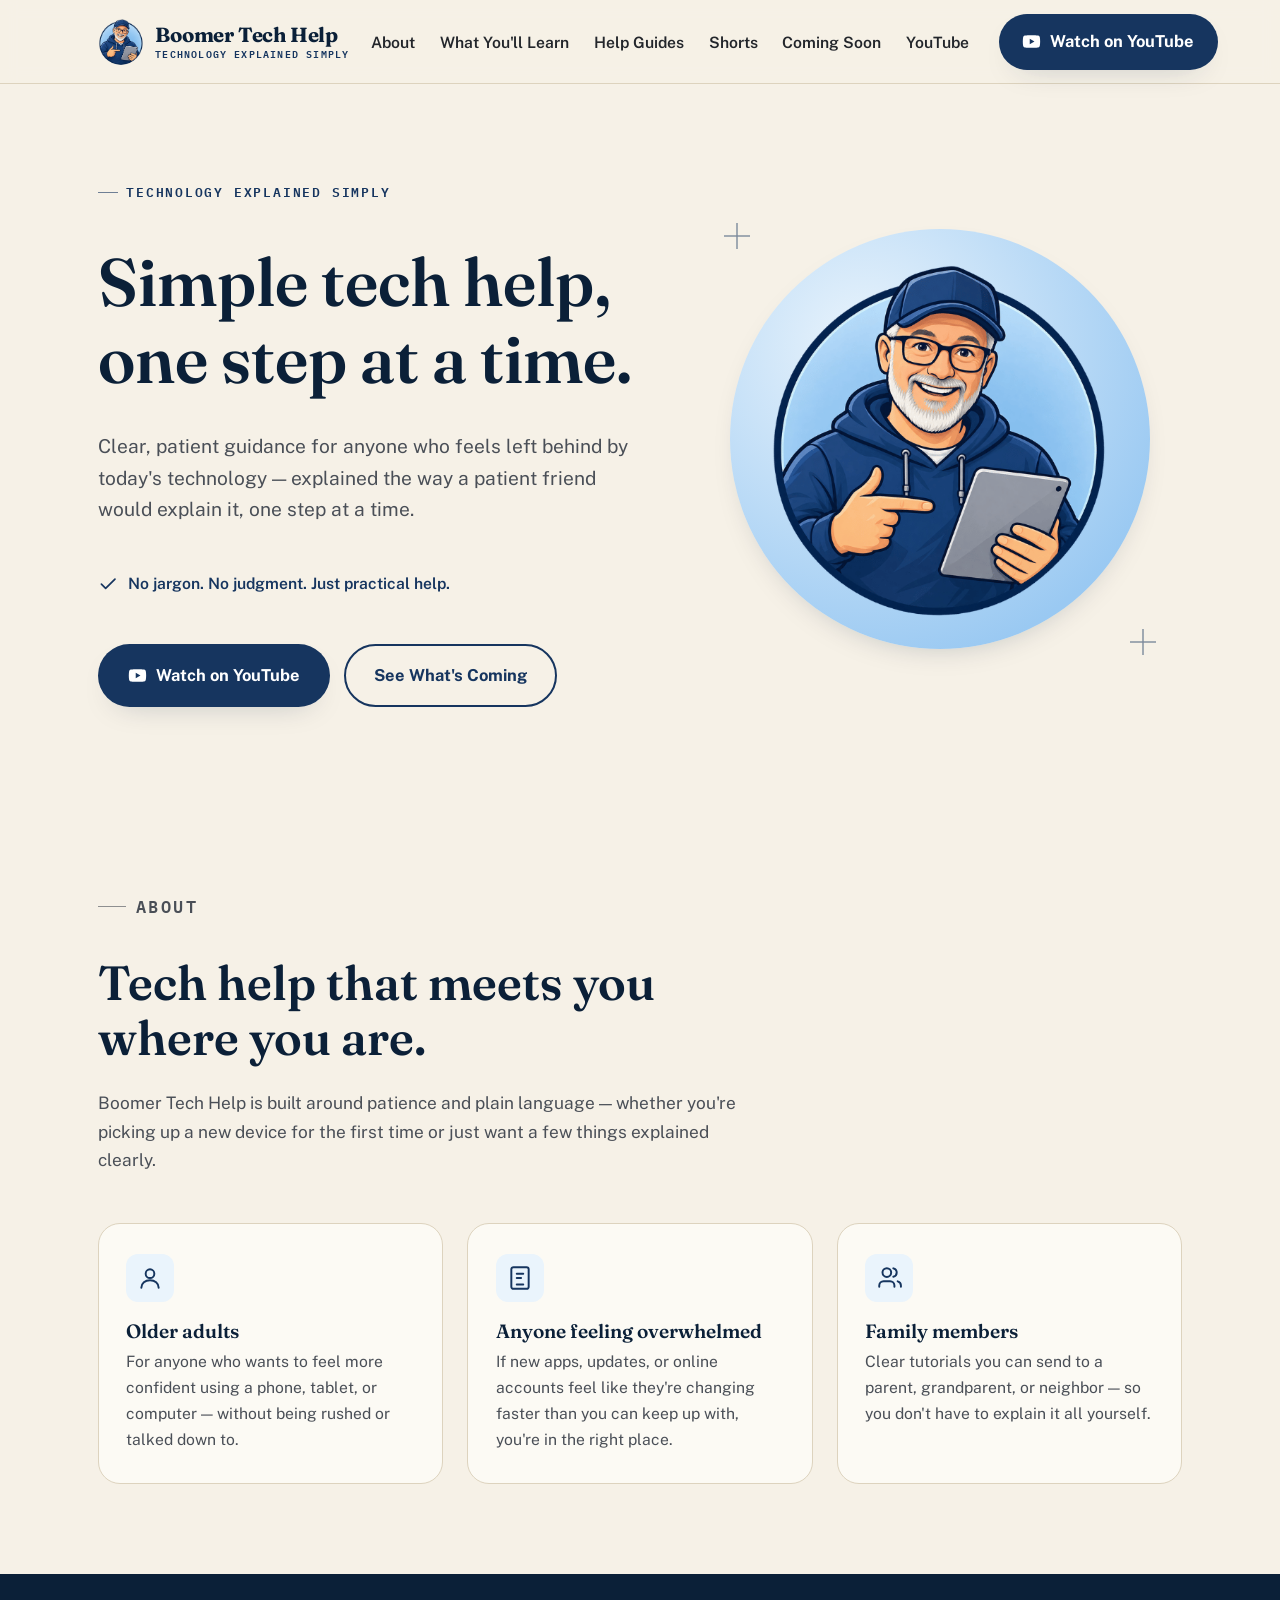
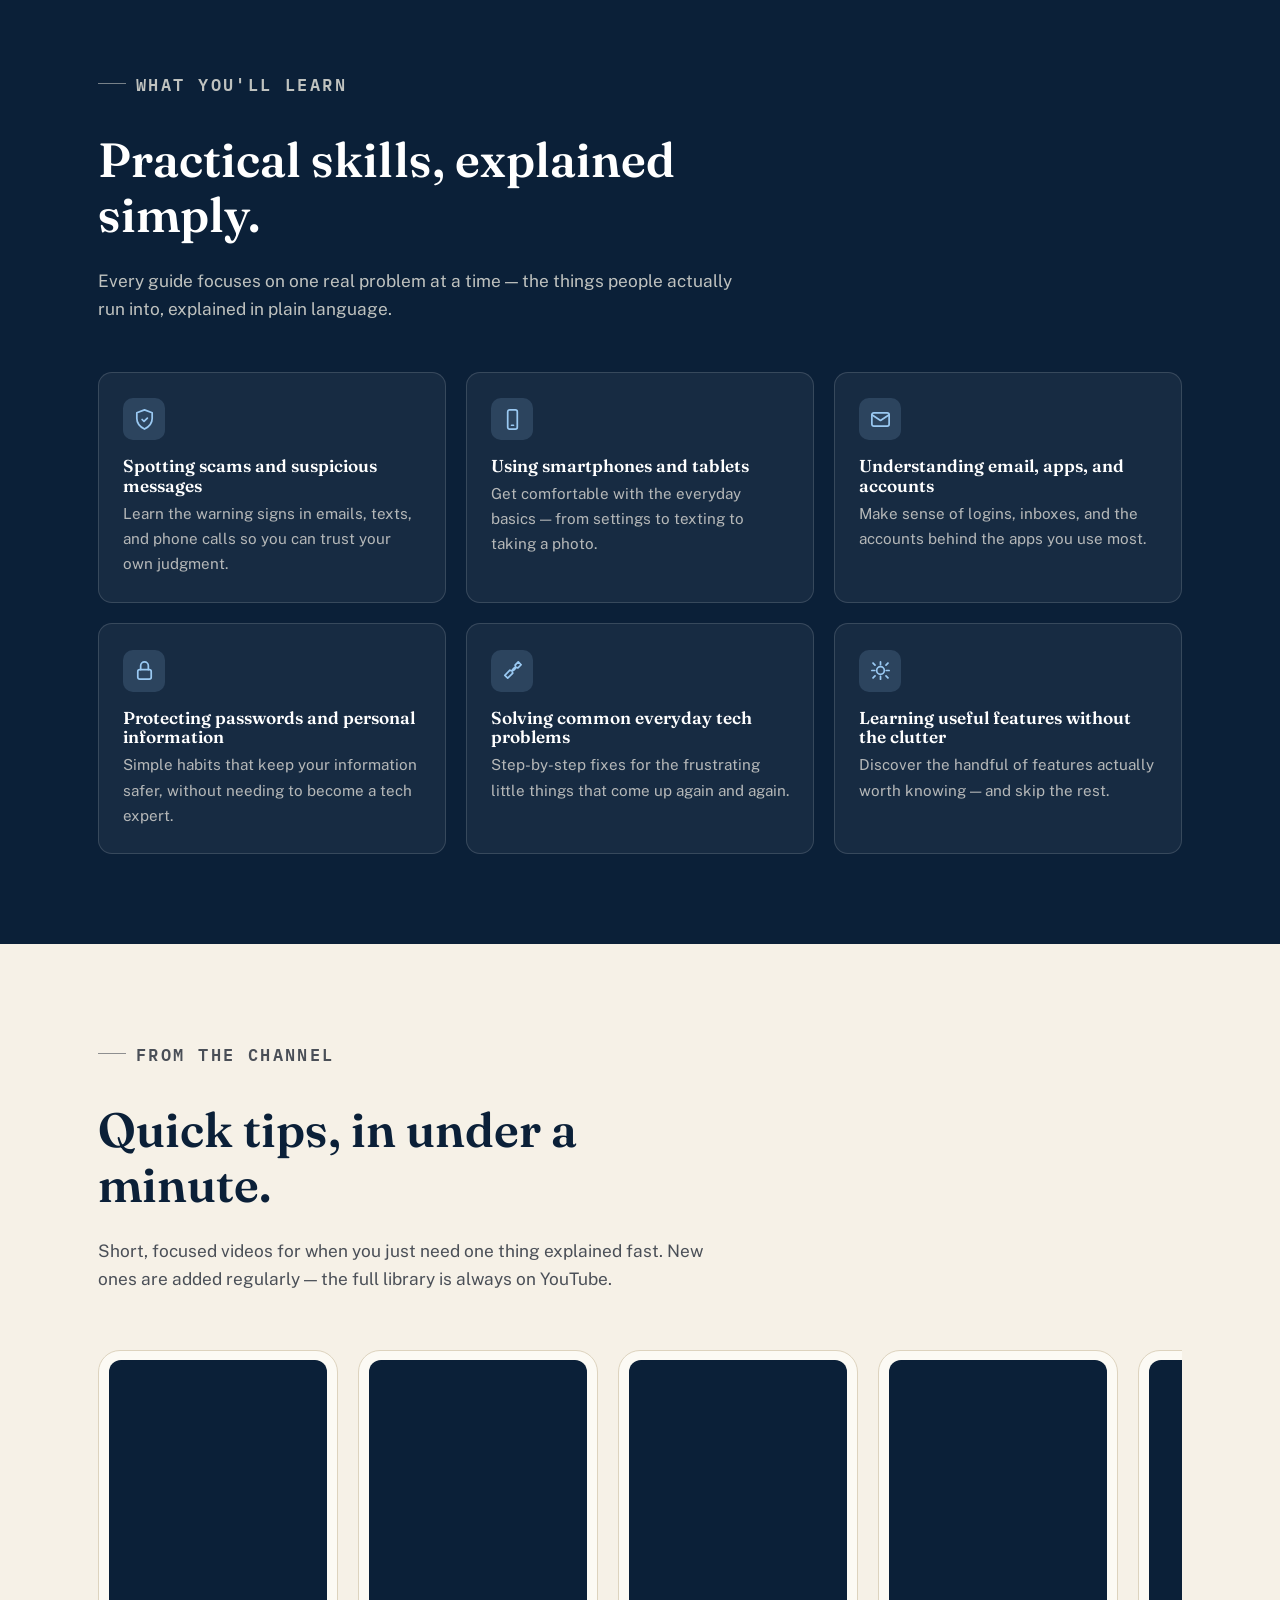
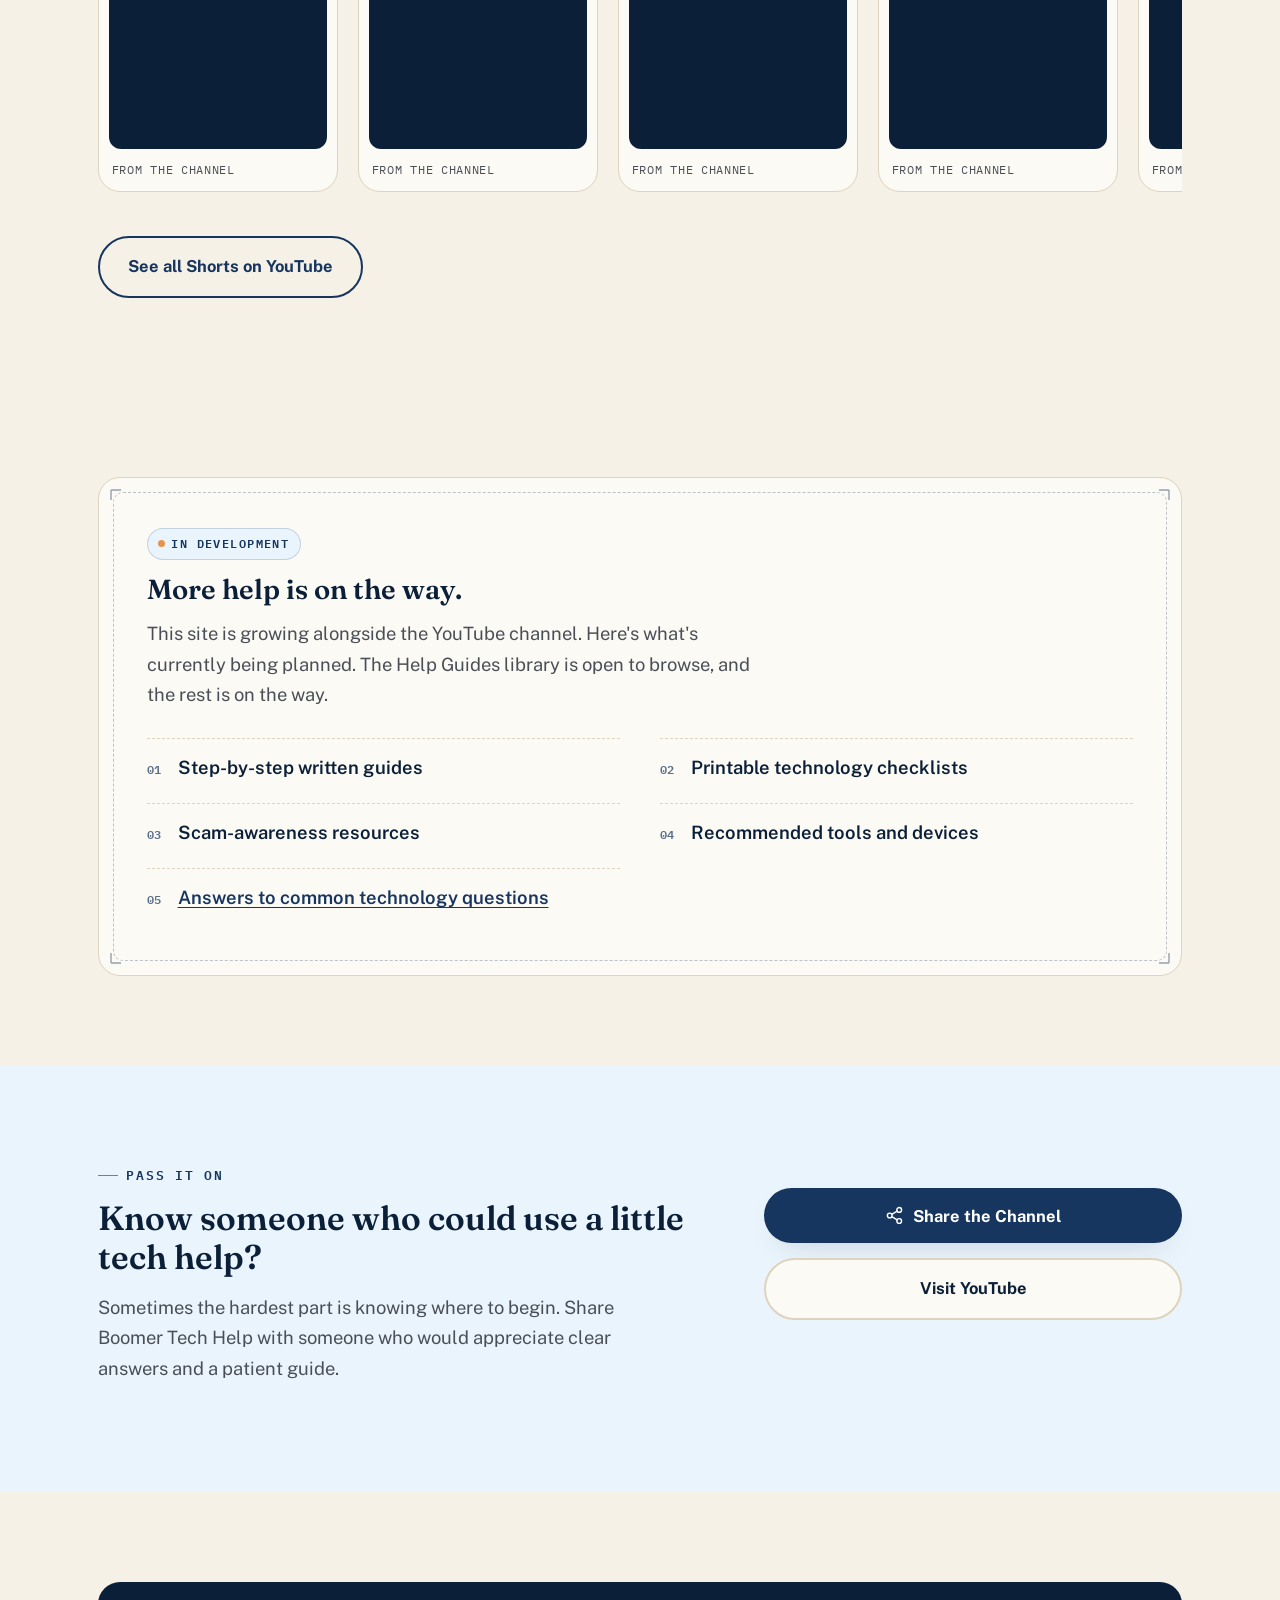
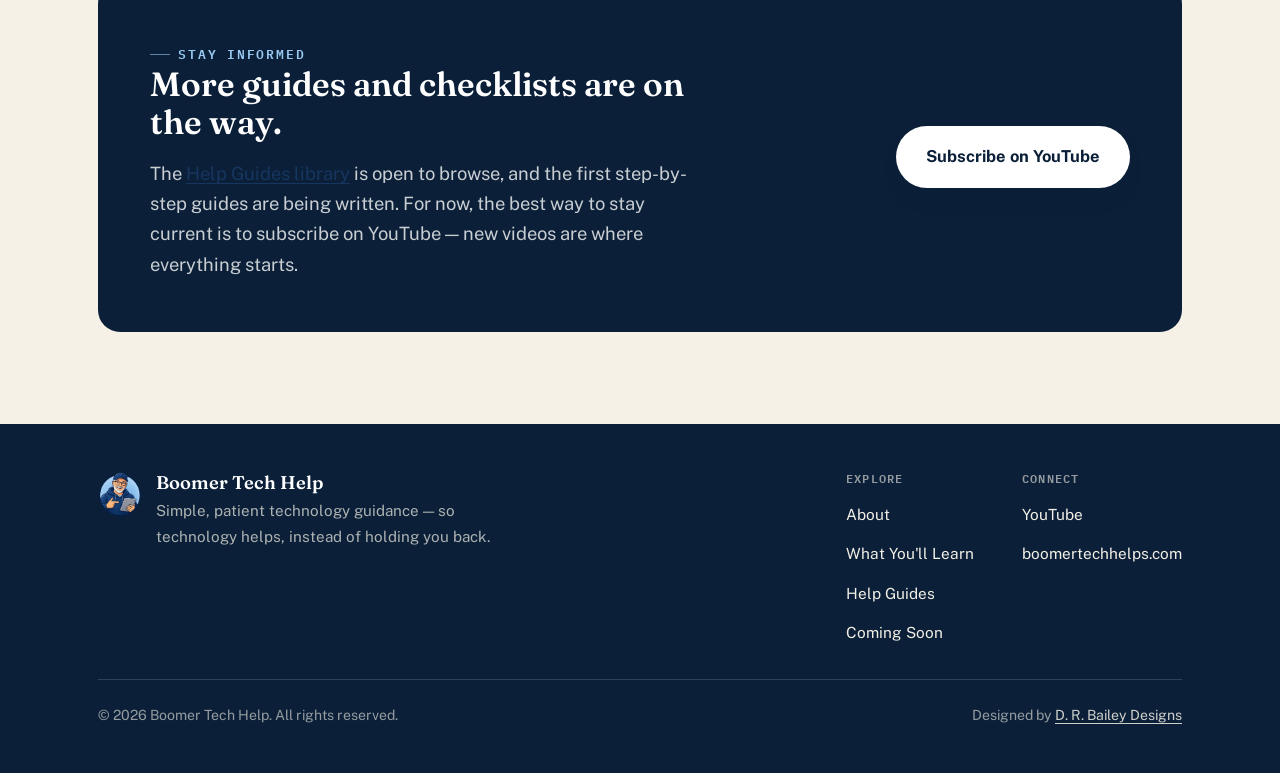
<file: index.html>
<!DOCTYPE html>
<html lang="en">
<head>
  <!-- Google tag (gtag.js) -->
<script async src="https://www.googletagmanager.com/gtag/js?id=G-88H7TPB4HR"></script>
<script>
  window.dataLayer = window.dataLayer || [];
  function gtag(){dataLayer.push(arguments);}
  gtag('js', new Date());

  gtag('config', 'G-88H7TPB4HR');
</script>
<meta charset="UTF-8">
<meta name="viewport" content="width=device-width, initial-scale=1.0">
<title>Boomer Tech Help | Simple, Patient Technology Guidance</title>
<meta name="description" content="Simple, patient technology help for older adults and anyone who feels left behind by today's devices, apps, and online services.">

<link rel="canonical" href="https://boomertechhelps.com/">

<!-- Favicons (generated from the Boomer Tech Help logo) -->
<link rel="icon" type="image/png" sizes="32x32" href="assets/favicon-32.png">
<link rel="icon" type="image/png" sizes="192x192" href="assets/favicon-192.png">
<link rel="apple-touch-icon" sizes="180x180" href="assets/apple-touch-icon.png">

<!-- Open Graph / social sharing -->
<meta property="og:type" content="website">
<meta property="og:site_name" content="Boomer Tech Help">
<meta property="og:title" content="Boomer Tech Help | Simple, Patient Technology Guidance">
<meta property="og:description" content="Simple, patient technology help for older adults and anyone who feels left behind by today's devices, apps, and online services.">
<meta property="og:url" content="https://boomertechhelps.com/">
<meta property="og:image" content="https://boomertechhelps.com/assets/favicon-512.png">
<meta name="twitter:card" content="summary">
<meta name="twitter:title" content="Boomer Tech Help | Simple, Patient Technology Guidance">
<meta name="twitter:description" content="Simple, patient technology help for older adults and anyone who feels left behind by today's devices, apps, and online services.">
<meta name="twitter:image" content="https://boomertechhelps.com/assets/favicon-512.png">

<link rel="preconnect" href="https://fonts.googleapis.com">
<link rel="preconnect" href="https://fonts.gstatic.com" crossorigin>
<link rel="stylesheet" href="css/styles.css">

<!-- Structured data -->
<script type="application/ld+json">
{
  "@context": "https://schema.org",
  "@type": "Organization",
  "name": "Boomer Tech Help",
  "alternateName": "Boomer Tech Helps",
  "url": "https://boomertechhelps.com/",
  "logo": "https://boomertechhelps.com/assets/logo.png",
  "description": "Simple, patient technology guidance for older adults and anyone who feels left behind by today's devices, apps, and online services.",
  "sameAs": [
    "https://www.youtube.com/@BoomerTechHelps"
  ]
}
</script>
<script type="application/ld+json">
{
  "@context": "https://schema.org",
  "@type": "WebSite",
  "name": "Boomer Tech Help",
  "url": "https://boomertechhelps.com/"
}
</script>
</head>
<body>
<a class="skip-link" href="#main-content">Skip to main content</a>

<!-- ============ HEADER ============ -->
<header class="site-header">
  <div class="container header-row">
    <a class="brand-mark" href="#top">
      <img src="assets/logo.png" alt="" width="46" height="46">
      <span class="brand-mark-text">Boomer Tech Help<span>Technology Explained Simply</span></span>
    </a>

    <button class="nav-toggle" id="nav-toggle" aria-controls="main-nav" aria-expanded="false" aria-label="Open menu">
      <svg viewBox="0 0 24 24" fill="none" stroke="currentColor" stroke-width="2" stroke-linecap="round" aria-hidden="true">
        <line x1="4" y1="7" x2="20" y2="7"></line>
        <line x1="4" y1="12" x2="20" y2="12"></line>
        <line x1="4" y1="17" x2="20" y2="17"></line>
      </svg>
    </button>

    <nav class="main-nav" id="main-nav" aria-label="Primary">
      <ul>
        <li><a href="#who-its-for">About</a></li>
        <li><a href="#what-youll-learn">What You'll Learn</a></li>
        <li><a href="guides/">Help Guides</a></li>
        <li><a href="#shorts">Shorts</a></li>
        <li><a href="#coming-soon">Coming Soon</a></li>
        <li><a href="https://www.youtube.com/@BoomerTechHelps" data-youtube-link target="_blank" rel="noopener">YouTube <span class="visually-hidden">(opens in a new tab)</span></a></li>
      </ul>
    </nav>

    <a class="btn btn-primary header-cta" href="https://www.youtube.com/@BoomerTechHelps" data-youtube-link target="_blank" rel="noopener">
      <svg viewBox="0 0 24 24" fill="currentColor" aria-hidden="true"><path d="M22.5 6.4a2.9 2.9 0 0 0-2-2C18.7 4 12 4 12 4s-6.7 0-8.5.4a2.9 2.9 0 0 0-2 2A30 30 0 0 0 1 12a30 30 0 0 0 .5 5.6 2.9 2.9 0 0 0 2 2C5.3 20 12 20 12 20s6.7 0 8.5-.4a2.9 2.9 0 0 0 2-2A30 30 0 0 0 23 12a30 30 0 0 0-.5-5.6ZM9.8 15.5v-7l6 3.5-6 3.5Z"/></svg>
      Watch on YouTube
      <span class="visually-hidden">(opens in a new tab)</span>
    </a>
  </div>
</header>

<main id="main-content">

  <!-- ============ HERO ============ -->
  <section class="hero" id="top">
    <div class="container">
      <div class="hero-copy reveal">
        <p class="eyebrow">Technology Explained Simply</p>
        <h1>Simple tech help,<br>one step at a time.</h1>
        <p class="lede">Clear, patient guidance for anyone who feels left behind by today's technology &mdash; explained the way a patient friend would explain it, one step at a time.</p>

        <p class="trust-line">
          <svg viewBox="0 0 24 24" fill="none" stroke="currentColor" stroke-width="2" stroke-linecap="round" stroke-linejoin="round" aria-hidden="true"><path d="M20 6 9 17l-5-5"></path></svg>
          No jargon. No judgment. Just practical help.
        </p>

        <div class="hero-ctas">
          <a class="btn btn-primary" href="https://www.youtube.com/@BoomerTechHelps" data-youtube-link target="_blank" rel="noopener">
            <svg viewBox="0 0 24 24" fill="currentColor" aria-hidden="true"><path d="M22.5 6.4a2.9 2.9 0 0 0-2-2C18.7 4 12 4 12 4s-6.7 0-8.5.4a2.9 2.9 0 0 0-2 2A30 30 0 0 0 1 12a30 30 0 0 0 .5 5.6 2.9 2.9 0 0 0 2 2C5.3 20 12 20 12 20s6.7 0 8.5-.4a2.9 2.9 0 0 0 2-2A30 30 0 0 0 23 12a30 30 0 0 0-.5-5.6ZM9.8 15.5v-7l6 3.5-6 3.5Z"/></svg>
            Watch on YouTube
            <span class="visually-hidden">(opens in a new tab)</span>
          </a>
          <a class="btn btn-secondary" href="#coming-soon">See What's Coming</a>
        </div>
      </div>

      <div class="hero-art reveal">
        <div class="hero-art-frame">
          <svg class="reg-mark tl" viewBox="0 0 26 26" fill="none" stroke="var(--navy-700)" stroke-width="1.4" aria-hidden="true"><line x1="13" y1="0" x2="13" y2="26"></line><line x1="0" y1="13" x2="26" y2="13"></line></svg>
          <svg class="reg-mark br" viewBox="0 0 26 26" fill="none" stroke="var(--navy-700)" stroke-width="1.4" aria-hidden="true"><line x1="13" y1="0" x2="13" y2="26"></line><line x1="0" y1="13" x2="26" y2="13"></line></svg>
          <img src="assets/logo.png" alt="Boomer Tech Help logo &mdash; a friendly host holding a tablet, from the Boomer Tech Help YouTube channel." width="500" height="500">
        </div>
      </div>
    </div>
  </section>

  <!-- ============ WHO THIS IS FOR ============ -->
  <section id="who-its-for">
    <div class="container">
      <div class="section-head reveal">
        <p class="eyebrow">About</p>
        <h2>Tech help that meets you where you are.</h2>
        <p>Boomer Tech Help is built around patience and plain language &mdash; whether you're picking up a new device for the first time or just want a few things explained clearly.</p>
      </div>

      <div class="audience-grid" id="who-this-is-for">
        <article class="audience-card reveal">
          <div class="card-icon">
            <svg viewBox="0 0 24 24" fill="none" stroke="currentColor" stroke-width="1.8" stroke-linecap="round" stroke-linejoin="round" aria-hidden="true"><circle cx="12" cy="8" r="4"></circle><path d="M4 21c0-4.4 3.6-7 8-7s8 2.6 8 7"></path></svg>
          </div>
          <h3>Older adults</h3>
          <p>For anyone who wants to feel more confident using a phone, tablet, or computer &mdash; without being rushed or talked down to.</p>
        </article>

        <article class="audience-card reveal">
          <div class="card-icon">
            <svg viewBox="0 0 24 24" fill="none" stroke="currentColor" stroke-width="1.8" stroke-linecap="round" stroke-linejoin="round" aria-hidden="true"><rect x="4" y="2" width="16" height="20" rx="2"></rect><line x1="9" y1="18" x2="15" y2="18"></line><path d="M9 8h6M9 12h4"></path></svg>
          </div>
          <h3>Anyone feeling overwhelmed</h3>
          <p>If new apps, updates, or online accounts feel like they're changing faster than you can keep up with, you're in the right place.</p>
        </article>

        <article class="audience-card reveal">
          <div class="card-icon">
            <svg viewBox="0 0 24 24" fill="none" stroke="currentColor" stroke-width="1.8" stroke-linecap="round" stroke-linejoin="round" aria-hidden="true"><path d="M17 20v-1a4 4 0 0 0-4-4H7a4 4 0 0 0-4 4v1"></path><circle cx="10" cy="7" r="4"></circle><path d="M23 20v-1a4 4 0 0 0-3-3.9"></path><path d="M16 3.1a4 4 0 0 1 0 7.8"></path></svg>
          </div>
          <h3>Family members</h3>
          <p>Clear tutorials you can send to a parent, grandparent, or neighbor &mdash; so you don't have to explain it all yourself.</p>
        </article>
      </div>
    </div>
  </section>

  <!-- ============ WHAT YOU'LL LEARN ============ -->
  <section class="learn-section" id="what-youll-learn">
    <div class="container">
      <div class="section-head reveal">
        <p class="eyebrow">What You'll Learn</p>
        <h2>Practical skills, explained simply.</h2>
        <p>Every guide focuses on one real problem at a time &mdash; the things people actually run into, explained in plain language.</p>
      </div>

      <div class="learn-grid">
        <article class="learn-card reveal">
          <div class="card-icon">
            <svg viewBox="0 0 24 24" fill="none" stroke="currentColor" stroke-width="1.8" stroke-linecap="round" stroke-linejoin="round" aria-hidden="true"><path d="M12 2 4 5v6c0 5 3.4 8.7 8 11 4.6-2.3 8-6 8-11V5l-8-3Z"></path><path d="m9.5 12 2 2 3.5-3.5"></path></svg>
          </div>
          <h3>Spotting scams and suspicious messages</h3>
          <p>Learn the warning signs in emails, texts, and phone calls so you can trust your own judgment.</p>
        </article>

        <article class="learn-card reveal">
          <div class="card-icon">
            <svg viewBox="0 0 24 24" fill="none" stroke="currentColor" stroke-width="1.8" stroke-linecap="round" stroke-linejoin="round" aria-hidden="true"><rect x="7" y="2" width="10" height="20" rx="2"></rect><line x1="11" y1="18" x2="13" y2="18"></line></svg>
          </div>
          <h3>Using smartphones and tablets</h3>
          <p>Get comfortable with the everyday basics &mdash; from settings to texting to taking a photo.</p>
        </article>

        <article class="learn-card reveal">
          <div class="card-icon">
            <svg viewBox="0 0 24 24" fill="none" stroke="currentColor" stroke-width="1.8" stroke-linecap="round" stroke-linejoin="round" aria-hidden="true"><rect x="3" y="5" width="18" height="14" rx="2"></rect><path d="m3 7 9 6 9-6"></path></svg>
          </div>
          <h3>Understanding email, apps, and accounts</h3>
          <p>Make sense of logins, inboxes, and the accounts behind the apps you use most.</p>
        </article>

        <article class="learn-card reveal">
          <div class="card-icon">
            <svg viewBox="0 0 24 24" fill="none" stroke="currentColor" stroke-width="1.8" stroke-linecap="round" stroke-linejoin="round" aria-hidden="true"><rect x="5" y="11" width="14" height="10" rx="2"></rect><path d="M8 11V7a4 4 0 0 1 8 0v4"></path></svg>
          </div>
          <h3>Protecting passwords and personal information</h3>
          <p>Simple habits that keep your information safer, without needing to become a tech expert.</p>
        </article>

        <article class="learn-card reveal">
          <div class="card-icon">
            <svg viewBox="0 0 24 24" fill="none" stroke="currentColor" stroke-width="1.8" stroke-linecap="round" stroke-linejoin="round" aria-hidden="true"><path d="M14.7 6.3a4 4 0 0 1-5.4 5.4L4 17l3 3 5.3-5.3a4 4 0 0 1 5.4-5.4L21 6l-3-3-3.3 3.3Z"></path></svg>
          </div>
          <h3>Solving common everyday tech problems</h3>
          <p>Step-by-step fixes for the frustrating little things that come up again and again.</p>
        </article>

        <article class="learn-card reveal">
          <div class="card-icon">
            <svg viewBox="0 0 24 24" fill="none" stroke="currentColor" stroke-width="1.8" stroke-linecap="round" stroke-linejoin="round" aria-hidden="true"><path d="M12 3v3M12 18v3M4.2 4.2l2.1 2.1M17.7 17.7l2.1 2.1M3 12h3M18 12h3M4.2 19.8l2.1-2.1M17.7 6.3l2.1-2.1"></path><circle cx="12" cy="12" r="4"></circle></svg>
          </div>
          <h3>Learning useful features without the clutter</h3>
          <p>Discover the handful of features actually worth knowing &mdash; and skip the rest.</p>
        </article>
      </div>
    </div>
  </section>

  <!-- ============ SHORTS ============ -->
  <section id="shorts">
    <div class="container">
      <div class="section-head reveal">
        <p class="eyebrow">From the Channel</p>
        <h2>Quick tips, in under a minute.</h2>
        <p>Short, focused videos for when you just need one thing explained fast. New ones are added regularly &mdash; the full library is always on YouTube.</p>
      </div>

      <div class="shorts-strip reveal" role="list" aria-label="Boomer Tech Help YouTube Shorts">
        <div class="short-card" role="listitem">
          <div class="short-frame">
            <iframe
              src="https://www.youtube-nocookie.com/embed/8EH0MiCQkEk"
              title="Boomer Tech Help Short 1"
              loading="lazy"
              allow="accelerometer; encrypted-media; picture-in-picture"
              allowfullscreen></iframe>
          </div>
          <p class="short-label">From the channel</p>
        </div>

        <div class="short-card" role="listitem">
          <div class="short-frame">
            <iframe
              src="https://www.youtube-nocookie.com/embed/mwS1qJH-m6Y"
              title="Boomer Tech Help Short 2"
              loading="lazy"
              allow="accelerometer; encrypted-media; picture-in-picture"
              allowfullscreen></iframe>
          </div>
          <p class="short-label">From the channel</p>
        </div>

        <div class="short-card" role="listitem">
          <div class="short-frame">
            <iframe
              src="https://www.youtube-nocookie.com/embed/5vwTzE5sW4U"
              title="Boomer Tech Help Short 3"
              loading="lazy"
              allow="accelerometer; encrypted-media; picture-in-picture"
              allowfullscreen></iframe>
          </div>
          <p class="short-label">From the channel</p>
        </div>

        <div class="short-card" role="listitem">
          <div class="short-frame">
            <iframe
              src="https://www.youtube-nocookie.com/embed/4t0w5Ehc6WE"
              title="Boomer Tech Help Short 4"
              loading="lazy"
              allow="accelerometer; encrypted-media; picture-in-picture"
              allowfullscreen></iframe>
          </div>
          <p class="short-label">From the channel</p>
        </div>

        <div class="short-card" role="listitem">
          <div class="short-frame">
            <iframe
              src="https://www.youtube-nocookie.com/embed/STb9avsiCcw"
              title="Boomer Tech Help Short 5"
              loading="lazy"
              allow="accelerometer; encrypted-media; picture-in-picture"
              allowfullscreen></iframe>
          </div>
          <p class="short-label">From the channel</p>
        </div>
      </div>

      <div class="shorts-cta">
        <a class="btn btn-secondary" href="https://www.youtube.com/@BoomerTechHelps/shorts" data-youtube-shorts-link target="_blank" rel="noopener">
          See all Shorts on YouTube
          <span class="visually-hidden">(opens in a new tab)</span>
        </a>
      </div>
    </div>
  </section>

  <!-- ============ COMING SOON (signature blueprint panel) ============ -->
  <section id="coming-soon">
    <div class="container">
      <div class="blueprint-panel reveal">
        <svg class="reg-corner tl" viewBox="0 0 30 30" fill="none" stroke="var(--navy-700)" stroke-width="1.4" aria-hidden="true"><path d="M2 2h10M2 2v10"></path></svg>
        <svg class="reg-corner tr" viewBox="0 0 30 30" fill="none" stroke="var(--navy-700)" stroke-width="1.4" aria-hidden="true"><path d="M2 2h10M2 2v10"></path></svg>
        <svg class="reg-corner bl" viewBox="0 0 30 30" fill="none" stroke="var(--navy-700)" stroke-width="1.4" aria-hidden="true"><path d="M2 2h10M2 2v10"></path></svg>
        <svg class="reg-corner br" viewBox="0 0 30 30" fill="none" stroke="var(--navy-700)" stroke-width="1.4" aria-hidden="true"><path d="M2 2h10M2 2v10"></path></svg>

        <span class="blueprint-tag"><span class="dot" aria-hidden="true"></span>In development</span>
        <h2>More help is on the way.</h2>
        <p style="max-width:56ch;color:var(--ink-soft);">This site is growing alongside the YouTube channel. Here's what's currently being planned. The Help Guides library is open to browse, and the rest is on the way.</p>

        <ul class="blueprint-list">
          <li><span class="idx">01</span> Step-by-step written guides</li>
          <li><span class="idx">02</span> Printable technology checklists</li>
          <li><span class="idx">03</span> Scam-awareness resources</li>
          <li><span class="idx">04</span> Recommended tools and devices</li>
          <li><span class="idx">05</span> <a href="guides/">Answers to common technology questions</a></li>
        </ul>
      </div>
    </div>
  </section>

  <!-- ============ SHARE ============ -->
  <section class="share-section" id="share">
    <div class="container share-inner">
      <div class="reveal">
        <p class="eyebrow">Pass It On</p>
        <h2>Know someone who could use a little tech help?</h2>
        <p style="color:var(--ink-soft);max-width:50ch;">Sometimes the hardest part is knowing where to begin. Share Boomer Tech Help with someone who would appreciate clear answers and a patient guide.</p>
      </div>

      <div class="share-actions reveal">
        <button class="btn btn-primary" id="share-button" type="button">
          <svg viewBox="0 0 24 24" fill="none" stroke="currentColor" stroke-width="1.8" stroke-linecap="round" stroke-linejoin="round" aria-hidden="true"><circle cx="18" cy="5" r="3"></circle><circle cx="6" cy="12" r="3"></circle><circle cx="18" cy="19" r="3"></circle><line x1="8.6" y1="10.6" x2="15.4" y2="6.4"></line><line x1="8.6" y1="13.4" x2="15.4" y2="17.6"></line></svg>
          Share the Channel
        </button>
        <a class="btn btn-ghost" href="https://www.youtube.com/@BoomerTechHelps" data-youtube-link target="_blank" rel="noopener">
          Visit YouTube
          <span class="visually-hidden">(opens in a new tab)</span>
        </a>
        <p class="copy-feedback" id="copy-feedback" role="status" aria-live="polite"></p>
      </div>
    </div>
  </section>

  <!-- ============ STAY INFORMED ============ -->
  <section id="stay-informed">
    <div class="container">
      <div class="informed-panel reveal">
        <div>
          <p class="eyebrow" style="color:var(--sky-300);">Stay Informed</p>
          <h2>More guides and checklists are on the way.</h2>
          <p>The <a href="guides/">Help Guides library</a> is open to browse, and the first step-by-step guides are being written. For now, the best way to stay current is to subscribe on YouTube &mdash; new videos are where everything starts.</p>
          <!--
            Prepared placeholder: when an email service (e.g. Mailchimp, Buttondown) is
            connected, a real signup form can go here. Do not display a submission form
            until a service is wired up and tested end-to-end.
          -->
        </div>
        <div class="informed-actions">
          <a class="btn btn-primary" href="https://www.youtube.com/@BoomerTechHelps" data-youtube-link target="_blank" rel="noopener">
            Subscribe on YouTube
            <span class="visually-hidden">(opens in a new tab)</span>
          </a>
        </div>
      </div>
    </div>
  </section>

</main>

<!-- ============ FOOTER ============ -->
<footer class="site-footer">
  <div class="container">
    <div class="footer-top">
      <div class="footer-brand">
        <img src="assets/logo.png" alt="" width="44" height="44">
        <div>
          <h2>Boomer Tech Help</h2>
          <p>Simple, patient technology guidance &mdash; so technology helps, instead of holding you back.</p>
        </div>
      </div>

      <div class="footer-links">
        <div>
          <h3>Explore</h3>
          <ul>
            <li><a href="#who-its-for">About</a></li>
            <li><a href="#what-youll-learn">What You'll Learn</a></li>
            <li><a href="guides/">Help Guides</a></li>
            <li><a href="#coming-soon">Coming Soon</a></li>
          </ul>
        </div>
        <div>
          <h3>Connect</h3>
          <ul>
            <li><a href="https://www.youtube.com/@BoomerTechHelps" data-youtube-link target="_blank" rel="noopener">YouTube <span class="visually-hidden">(opens in a new tab)</span></a></li>
            <li><a href="https://boomertechhelps.com">boomertechhelps.com</a></li>
          </ul>
        </div>
      </div>
    </div>

    <div class="footer-bottom">
      <p>&copy; <span id="current-year">2026</span> Boomer Tech Help. All rights reserved.</p>
      <p>Designed by <a href="https://davidrbailey.com" target="_blank" rel="noopener">D. R. Bailey Designs</a></p>
    </div>
  </div>
</footer>

<script src="js/main.js"></script>
</body>
</html>
</file>
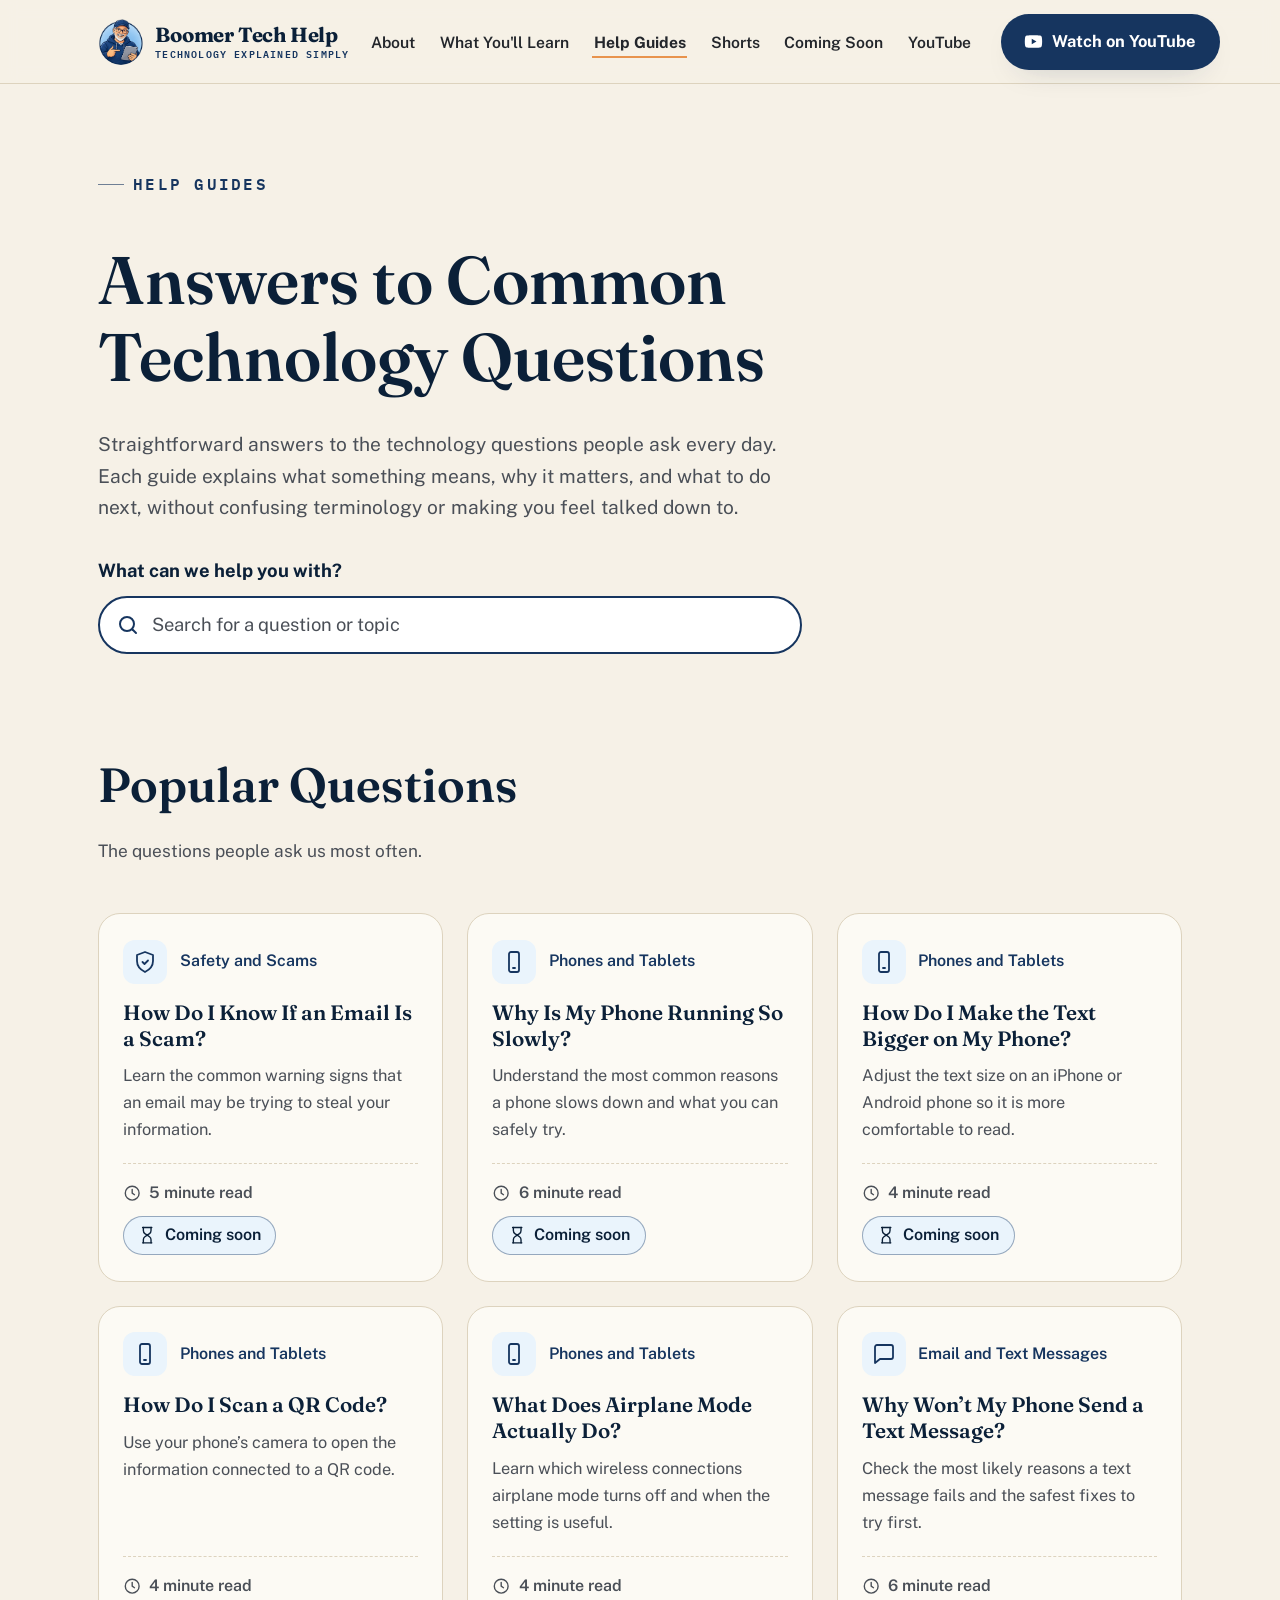
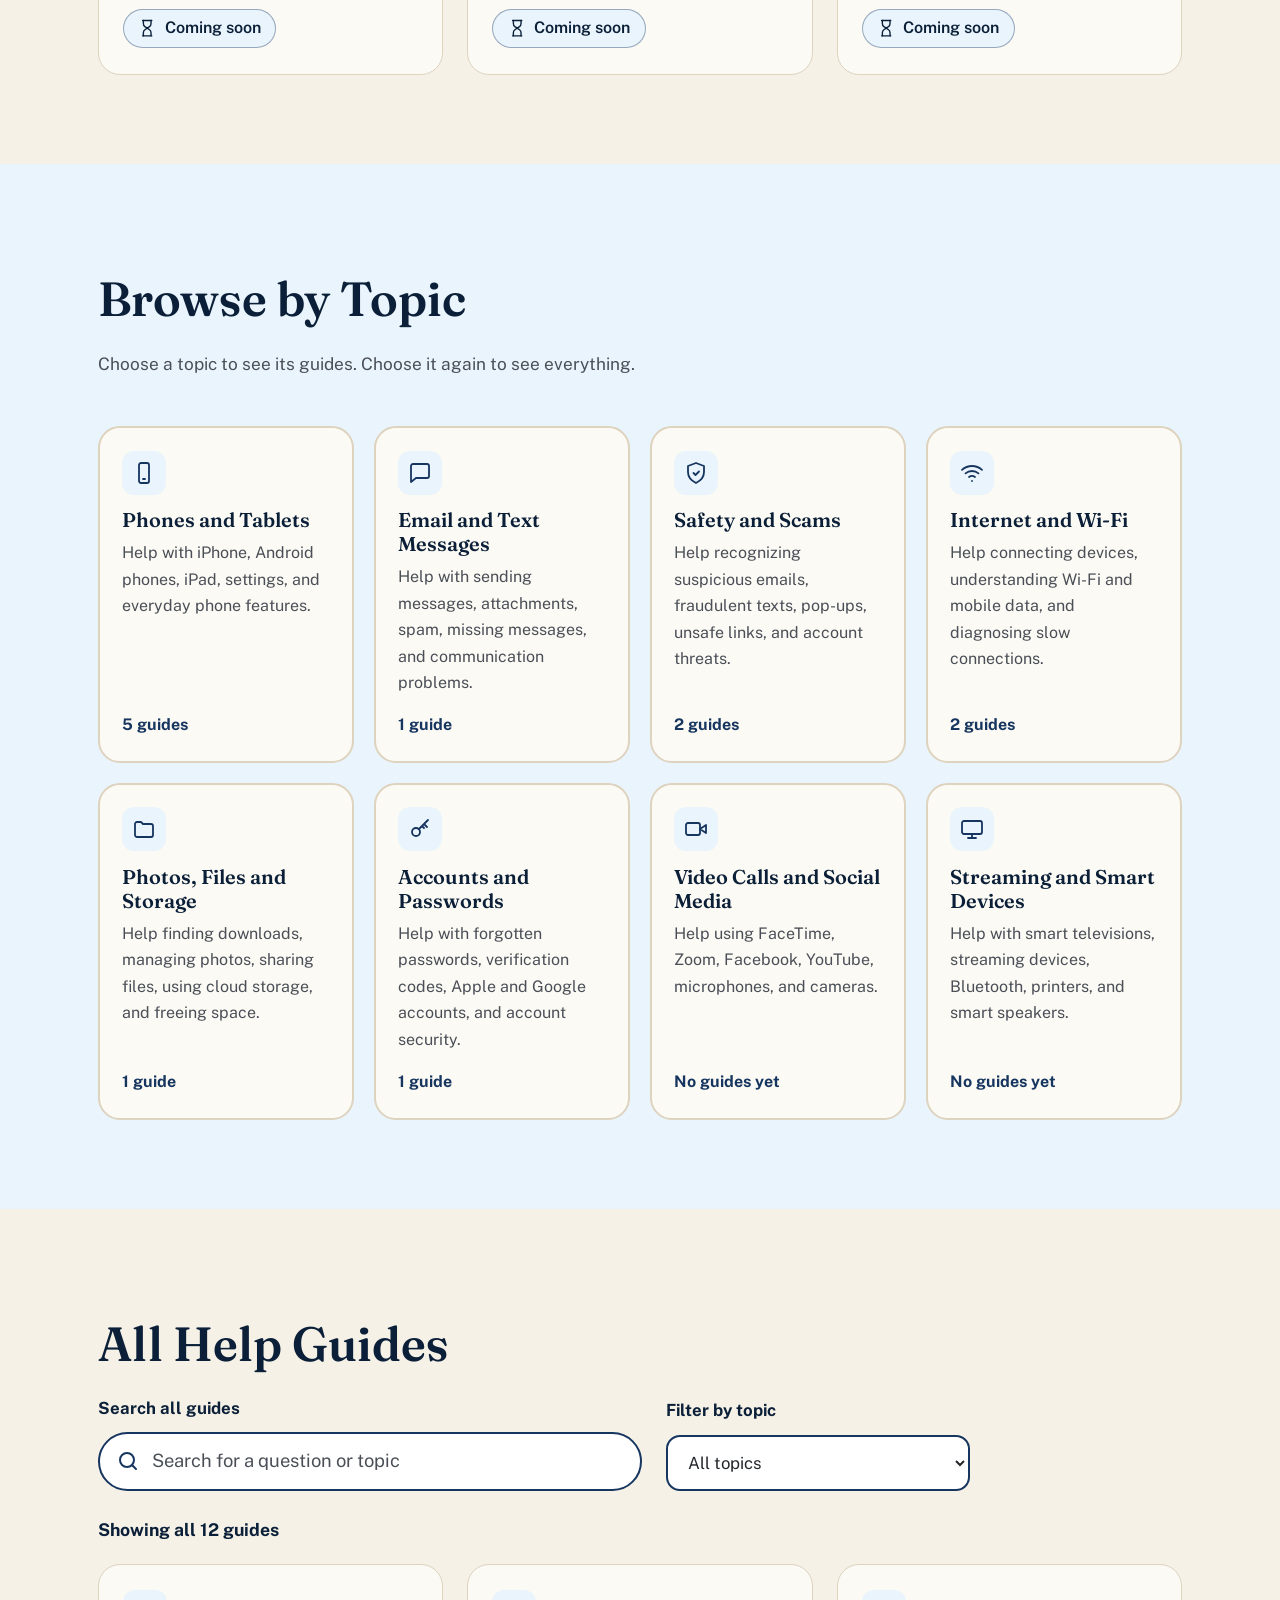
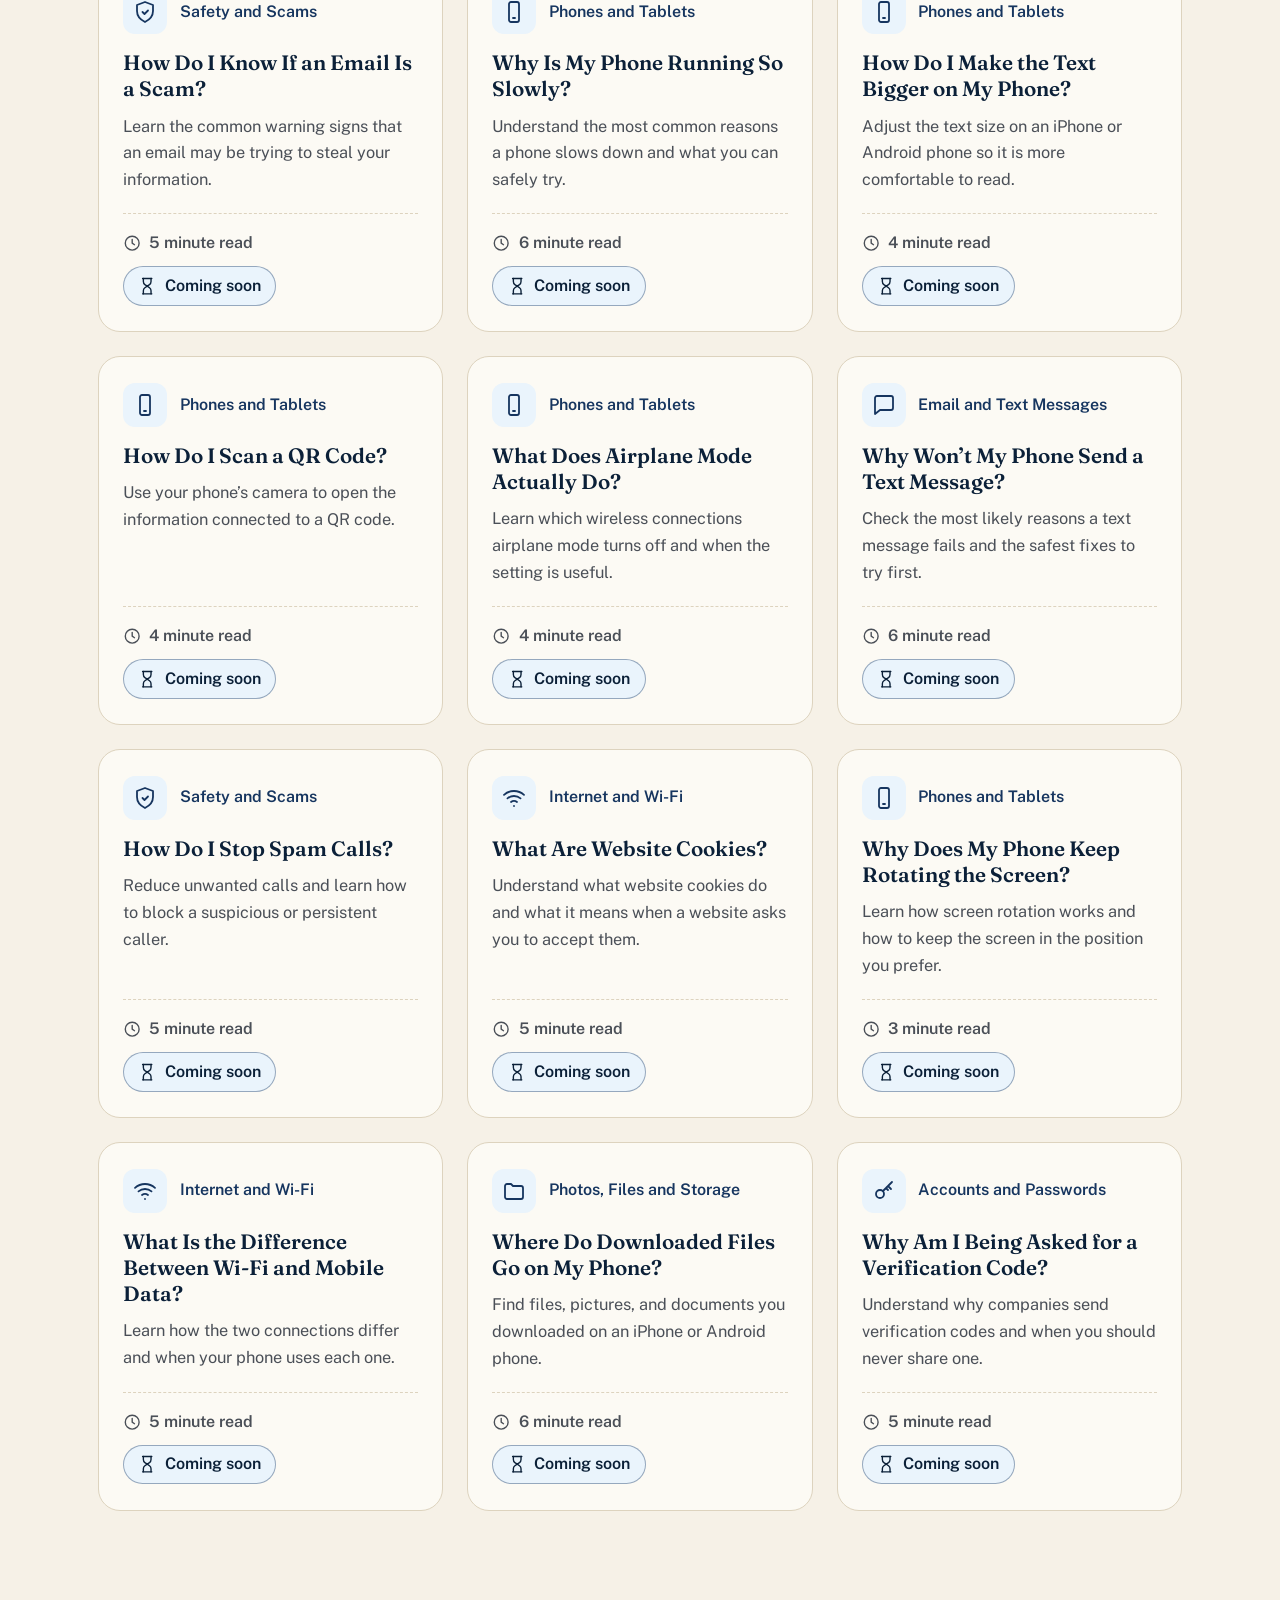
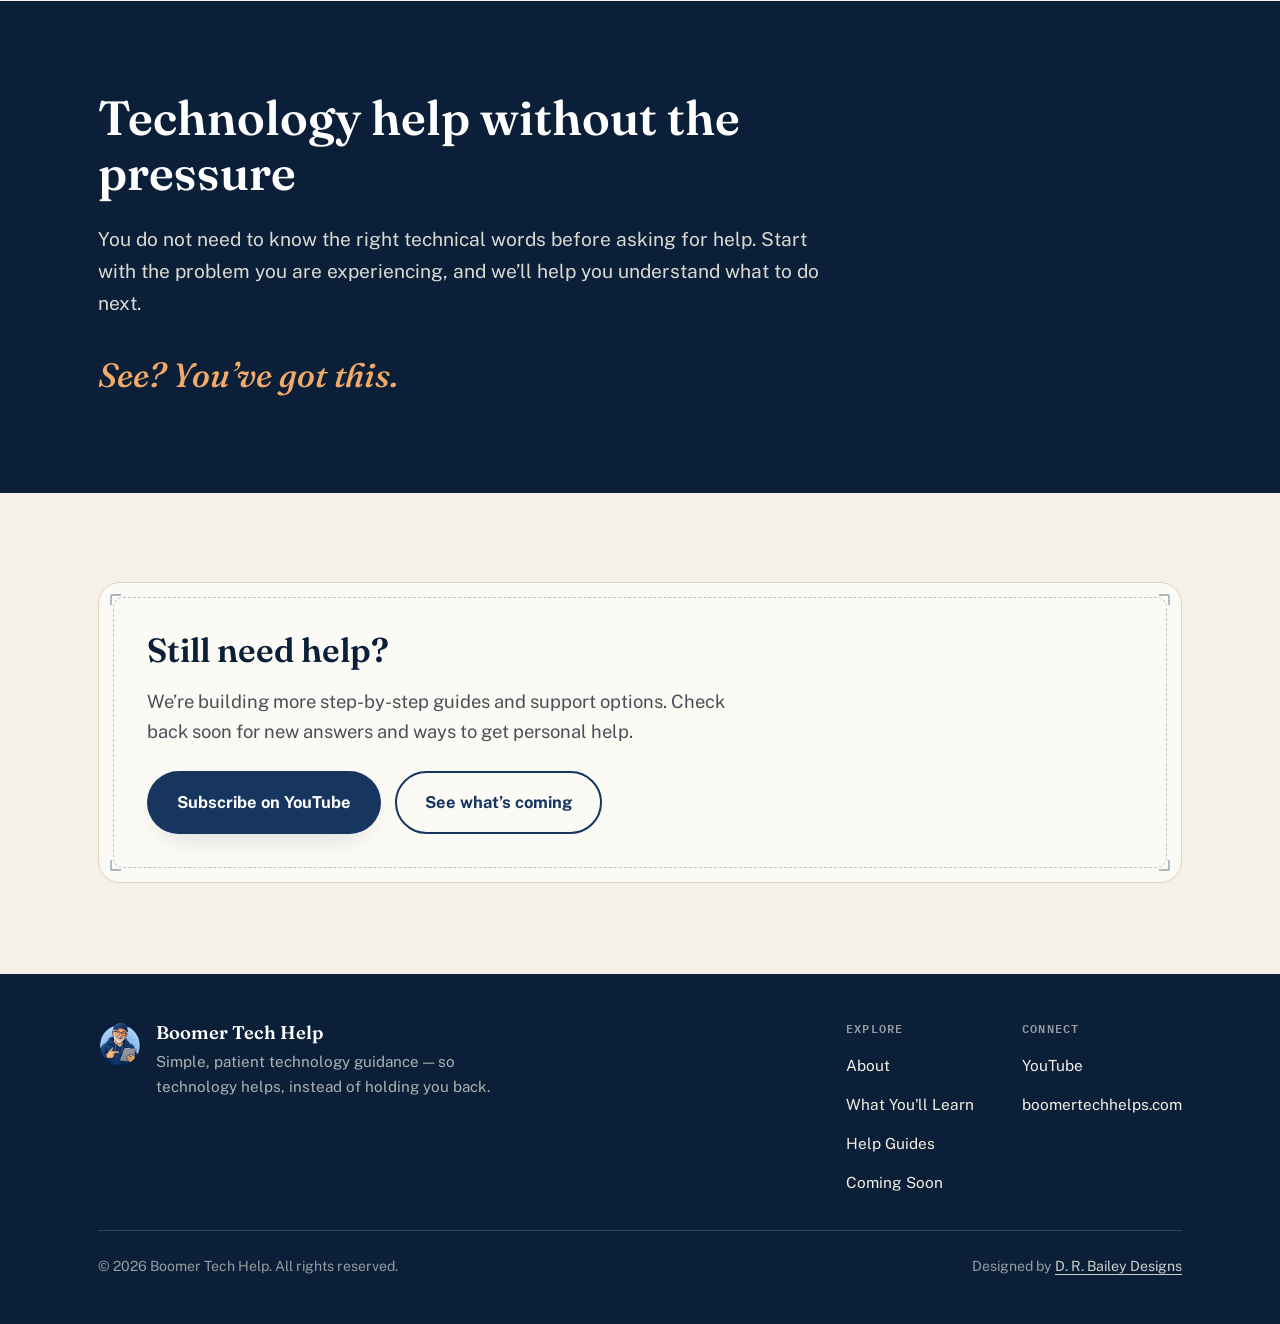
<file: guides/index.html>
<!DOCTYPE html>
<html lang="en">
<head>
  <!-- Google tag (gtag.js) -->
<script async src="https://www.googletagmanager.com/gtag/js?id=G-88H7TPB4HR"></script>
<script>
  window.dataLayer = window.dataLayer || [];
  function gtag(){dataLayer.push(arguments);}
  gtag('js', new Date());

  gtag('config', 'G-88H7TPB4HR');
</script>
<meta charset="UTF-8">
<meta name="viewport" content="width=device-width, initial-scale=1.0">
<title>Technology Help Guides | Boomer Tech Helps</title>
<meta name="description" content="Straightforward answers to common questions about phones, email, Wi-Fi, scams, passwords, photos, and everyday technology.">

<link rel="canonical" href="https://boomertechhelps.com/guides/">

<!-- Favicons (generated from the Boomer Tech Help logo) -->
<link rel="icon" type="image/png" sizes="32x32" href="../assets/favicon-32.png">
<link rel="icon" type="image/png" sizes="192x192" href="../assets/favicon-192.png">
<link rel="apple-touch-icon" sizes="180x180" href="../assets/apple-touch-icon.png">

<!-- Open Graph / social sharing -->
<meta property="og:type" content="website">
<meta property="og:site_name" content="Boomer Tech Help">
<meta property="og:title" content="Technology Help Guides | Boomer Tech Helps">
<meta property="og:description" content="Straightforward answers to common questions about phones, email, Wi-Fi, scams, passwords, photos, and everyday technology.">
<meta property="og:url" content="https://boomertechhelps.com/guides/">
<meta property="og:image" content="https://boomertechhelps.com/assets/favicon-512.png">
<meta name="twitter:card" content="summary">
<meta name="twitter:title" content="Technology Help Guides | Boomer Tech Helps">
<meta name="twitter:description" content="Straightforward answers to common questions about phones, email, Wi-Fi, scams, passwords, photos, and everyday technology.">
<meta name="twitter:image" content="https://boomertechhelps.com/assets/favicon-512.png">

<link rel="preconnect" href="https://fonts.googleapis.com">
<link rel="preconnect" href="https://fonts.gstatic.com" crossorigin>
<link rel="stylesheet" href="../css/styles.css">

<!-- Structured data -->
<script type="application/ld+json">
{
  "@context": "https://schema.org",
  "@type": "CollectionPage",
  "name": "Technology Help Guides",
  "description": "Straightforward answers to common questions about phones, email, Wi-Fi, scams, passwords, photos, and everyday technology.",
  "url": "https://boomertechhelps.com/guides/",
  "isPartOf": { "@type": "WebSite", "name": "Boomer Tech Help", "url": "https://boomertechhelps.com/" }
}
</script>
<script type="application/ld+json">
{
  "@context": "https://schema.org",
  "@type": "BreadcrumbList",
  "itemListElement": [
    { "@type": "ListItem", "position": 1, "name": "Boomer Tech Help", "item": "https://boomertechhelps.com/" },
    { "@type": "ListItem", "position": 2, "name": "Help Guides", "item": "https://boomertechhelps.com/guides/" }
  ]
}
</script>
</head>
<body class="guides-page">
<a class="skip-link" href="#main-content">Skip to main content</a>

<!-- ============ HEADER ============ -->
<header class="site-header">
  <div class="container header-row">
    <a class="brand-mark" href="../">
      <img src="../assets/logo.png" alt="" width="46" height="46">
      <span class="brand-mark-text">Boomer Tech Help<span>Technology Explained Simply</span></span>
    </a>

    <button class="nav-toggle" id="nav-toggle" aria-controls="main-nav" aria-expanded="false" aria-label="Open menu">
      <svg viewBox="0 0 24 24" fill="none" stroke="currentColor" stroke-width="2" stroke-linecap="round" aria-hidden="true">
        <line x1="4" y1="7" x2="20" y2="7"></line>
        <line x1="4" y1="12" x2="20" y2="12"></line>
        <line x1="4" y1="17" x2="20" y2="17"></line>
      </svg>
    </button>

    <nav class="main-nav" id="main-nav" aria-label="Primary">
      <ul>
        <li><a href="../#who-its-for">About</a></li>
        <li><a href="../#what-youll-learn">What You'll Learn</a></li>
        <li><a href="./" aria-current="page">Help Guides</a></li>
        <li><a href="../#shorts">Shorts</a></li>
        <li><a href="../#coming-soon">Coming Soon</a></li>
        <li><a href="https://www.youtube.com/@BoomerTechHelps" data-youtube-link target="_blank" rel="noopener">YouTube <span class="visually-hidden">(opens in a new tab)</span></a></li>
      </ul>
    </nav>

    <a class="btn btn-primary header-cta" href="https://www.youtube.com/@BoomerTechHelps" data-youtube-link target="_blank" rel="noopener">
      <svg viewBox="0 0 24 24" fill="currentColor" aria-hidden="true"><path d="M22.5 6.4a2.9 2.9 0 0 0-2-2C18.7 4 12 4 12 4s-6.7 0-8.5.4a2.9 2.9 0 0 0-2 2A30 30 0 0 0 1 12a30 30 0 0 0 .5 5.6 2.9 2.9 0 0 0 2 2C5.3 20 12 20 12 20s6.7 0 8.5-.4a2.9 2.9 0 0 0 2-2A30 30 0 0 0 23 12a30 30 0 0 0-.5-5.6ZM9.8 15.5v-7l6 3.5-6 3.5Z"/></svg>
      Watch on YouTube
      <span class="visually-hidden">(opens in a new tab)</span>
    </a>
  </div>
</header>

<main id="main-content">

  <!-- ============ HERO + SEARCH ============ -->
  <section class="guides-hero" id="top">
    <div class="container">
      <p class="eyebrow">Help Guides</p>
      <h1>Answers to Common Technology Questions</h1>
      <p class="lede">Straightforward answers to the technology questions people ask every day. Each guide explains what something means, why it matters, and what to do next, without confusing terminology or making you feel talked down to.</p>

      <form class="guide-search" role="search" aria-label="Search help guides">
        <label class="guide-search-label" for="hero-search">What can we help you with?</label>
        <div class="search-field">
          <svg class="search-icon" viewBox="0 0 24 24" fill="none" stroke="currentColor" stroke-width="2" stroke-linecap="round" aria-hidden="true" focusable="false"><circle cx="11" cy="11" r="7"></circle><line x1="20" y1="20" x2="16.5" y2="16.5"></line></svg>
          <input type="search" id="hero-search" data-guide-search placeholder="Search for a question or topic" autocomplete="off" spellcheck="false" enterkeyhint="search">
          <button type="button" class="search-clear" data-search-clear hidden>Clear<span class="visually-hidden"> search</span></button>
        </div>
        <p class="search-status" id="hero-status" hidden>
          <span id="hero-status-text"></span>
          <a id="hero-results-link" href="#all-guides">View the results</a>
        </p>
      </form>
    </div>
  </section>

  <!-- Spoken updates for screen readers as the results change (see js/guides.js) -->
  <div class="visually-hidden" id="guide-live" role="status" aria-live="polite" aria-atomic="true"></div>

  <noscript>
    <div class="container">
      <p class="guide-noscript">The guide library needs JavaScript to show and search the guides. Please turn JavaScript on, or watch our videos on <a href="https://www.youtube.com/@BoomerTechHelps" target="_blank" rel="noopener">YouTube (opens in a new tab)</a>.</p>
    </div>
  </noscript>

  <!-- ============ POPULAR QUESTIONS ============ -->
  <section class="popular-section" id="popular-section" aria-labelledby="popular-heading">
    <div class="container">
      <div class="section-head">
        <h2 id="popular-heading">Popular Questions</h2>
        <p>The questions people ask us most often.</p>
      </div>
      <ul class="guide-grid" id="popular-grid" role="list"></ul>
    </div>
  </section>

  <!-- ============ BROWSE BY TOPIC ============ -->
  <section class="topics-section" id="browse-by-topic" aria-labelledby="topics-heading">
    <div class="container">
      <div class="section-head">
        <h2 id="topics-heading">Browse by Topic</h2>
        <p>Choose a topic to see its guides. Choose it again to see everything.</p>
      </div>
      <ul class="topic-grid" id="topic-grid" role="list"></ul>
    </div>
  </section>

  <!-- ============ ALL HELP GUIDES ============ -->
  <section class="library-section" id="all-guides" aria-labelledby="all-guides-heading">
    <div class="container">
      <div class="section-head">
        <h2 id="all-guides-heading" tabindex="-1">All Help Guides</h2>
      </div>

      <div class="library-tools">
        <form class="guide-search" role="search" aria-label="Search all help guides">
          <label class="guide-search-label" for="library-search">Search all guides</label>
          <div class="search-field">
            <svg class="search-icon" viewBox="0 0 24 24" fill="none" stroke="currentColor" stroke-width="2" stroke-linecap="round" aria-hidden="true" focusable="false"><circle cx="11" cy="11" r="7"></circle><line x1="20" y1="20" x2="16.5" y2="16.5"></line></svg>
            <input type="search" id="library-search" data-guide-search placeholder="Search for a question or topic" autocomplete="off" spellcheck="false" enterkeyhint="search">
            <button type="button" class="search-clear" data-search-clear hidden>Clear<span class="visually-hidden"> search</span></button>
          </div>
        </form>

        <div class="topic-filter">
          <label for="topic-select">Filter by topic</label>
          <select id="topic-select"></select>
        </div>

        <button type="button" class="btn btn-secondary" id="reset-filters" hidden>Clear search and filters</button>
      </div>

      <p class="result-count" id="result-count"></p>

      <ul class="guide-grid" id="guide-grid" role="list"></ul>

      <div class="empty-state" id="empty-state" hidden>
        <p class="empty-message" id="empty-message"></p>
        <button type="button" class="btn btn-primary" id="empty-reset">Show all guides</button>
      </div>
    </div>
  </section>

  <!-- ============ REASSURANCE ============ -->
  <section class="reassure-section" aria-labelledby="reassure-heading">
    <div class="container">
      <div class="reassure-inner">
        <h2 id="reassure-heading">Technology help without the pressure</h2>
        <p>You do not need to know the right technical words before asking for help. Start with the problem you are experiencing, and we’ll help you understand what to do next.</p>
        <p class="closing-line">See? You’ve got this.</p>
      </div>
    </div>
  </section>

  <!-- ============ STILL NEED HELP ============ -->
  <section id="still-need-help" aria-labelledby="still-heading">
    <div class="container">
      <div class="blueprint-panel">
        <svg class="reg-corner tl" viewBox="0 0 30 30" fill="none" stroke="var(--navy-700)" stroke-width="1.4" aria-hidden="true"><path d="M2 2h10M2 2v10"></path></svg>
        <svg class="reg-corner tr" viewBox="0 0 30 30" fill="none" stroke="var(--navy-700)" stroke-width="1.4" aria-hidden="true"><path d="M2 2h10M2 2v10"></path></svg>
        <svg class="reg-corner bl" viewBox="0 0 30 30" fill="none" stroke="var(--navy-700)" stroke-width="1.4" aria-hidden="true"><path d="M2 2h10M2 2v10"></path></svg>
        <svg class="reg-corner br" viewBox="0 0 30 30" fill="none" stroke="var(--navy-700)" stroke-width="1.4" aria-hidden="true"><path d="M2 2h10M2 2v10"></path></svg>

        <h2 id="still-heading">Still need help?</h2>
        <p class="cta-copy">We’re building more step-by-step guides and support options. Check back soon for new answers and ways to get personal help.</p>
        <div class="cta-actions">
          <a class="btn btn-primary" href="https://www.youtube.com/@BoomerTechHelps" data-youtube-link target="_blank" rel="noopener">
            Subscribe on YouTube
            <span class="visually-hidden">(opens in a new tab)</span>
          </a>
          <a class="btn btn-secondary" href="../#coming-soon">See what’s coming</a>
        </div>
      </div>
    </div>
  </section>

</main>

<!-- ============ FOOTER ============ -->
<footer class="site-footer">
  <div class="container">
    <div class="footer-top">
      <div class="footer-brand">
        <img src="../assets/logo.png" alt="" width="44" height="44">
        <div>
          <h2>Boomer Tech Help</h2>
          <p>Simple, patient technology guidance &mdash; so technology helps, instead of holding you back.</p>
        </div>
      </div>

      <div class="footer-links">
        <div>
          <h3>Explore</h3>
          <ul>
            <li><a href="../#who-its-for">About</a></li>
            <li><a href="../#what-youll-learn">What You'll Learn</a></li>
            <li><a href="./">Help Guides</a></li>
            <li><a href="../#coming-soon">Coming Soon</a></li>
          </ul>
        </div>
        <div>
          <h3>Connect</h3>
          <ul>
            <li><a href="https://www.youtube.com/@BoomerTechHelps" data-youtube-link target="_blank" rel="noopener">YouTube <span class="visually-hidden">(opens in a new tab)</span></a></li>
            <li><a href="https://boomertechhelps.com">boomertechhelps.com</a></li>
          </ul>
        </div>
      </div>
    </div>

    <div class="footer-bottom">
      <p>&copy; <span id="current-year">2026</span> Boomer Tech Help. All rights reserved.</p>
      <p>Designed by <a href="https://davidrbailey.com" target="_blank" rel="noopener">D. R. Bailey Designs</a></p>
    </div>
  </div>
</footer>

<script src="../js/main.js"></script>
<script src="../js/guides-data.js"></script>
<script src="../js/guides.js"></script>
</body>
</html>
</file>
<file: css/styles.css>
/* ==========================================================================
   Boomer Tech Help — stylesheet
   Design tokens live at the top. Edit colors/type here, not inline.
   ========================================================================== */

@import url('https://fonts.googleapis.com/css2?family=Fraunces:ital,opsz,wght@0,9..144,500;0,9..144,600;0,9..144,700;1,9..144,500&family=Public+Sans:wght@400;500;600;700&family=IBM+Plex+Mono:wght@500;600&display=swap');

:root {
  /* Brand — pulled from the Boomer Tech Help logo and channel banner */
  --navy-900: #0b2038;
  --navy-800: #102a49;
  --navy-700: #16355f;
  --navy-600: #1e4373;
  --sky-300: #9ac9f2;
  --sky-100: #eaf4fc;
  --peach-400: #f3a968;
  --peach-500: #e8934d;

  /* Studio base — parchment / charcoal, D. R. Bailey influence */
  --parchment: #f6f1e7;
  --paper: #fcfaf4;
  --ink: #23262b;
  --ink-soft: #4a4f57;
  --hairline: #ddd3be;
  --blueprint: #16355f;

  /* Type */
  --font-display: 'Fraunces', Georgia, serif;
  --font-body: 'Public Sans', -apple-system, BlinkMacSystemFont, 'Segoe UI', sans-serif;
  --font-mono: 'IBM Plex Mono', ui-monospace, Menlo, monospace;

  /* Scale */
  --step-0: clamp(1.05rem, 0.98rem + 0.3vw, 1.15rem);
  --step-1: clamp(1.25rem, 1.1rem + 0.6vw, 1.5rem);
  --step-2: clamp(1.6rem, 1.35rem + 1.1vw, 2.1rem);
  --step-3: clamp(2.1rem, 1.7rem + 1.8vw, 3rem);
  --step-4: clamp(2.6rem, 2rem + 2.8vw, 4.2rem);

  --radius-md: 14px;
  --radius-lg: 22px;
  --container: 1180px;
  --edge: clamp(1.25rem, 4vw, 3rem);

  --shadow-soft: 0 12px 32px -18px rgba(11, 32, 56, 0.28);
  --focus-ring: 3px solid var(--peach-500);
}

/* ---------- Reset ---------- */
*, *::before, *::after { box-sizing: border-box; }
html { scroll-behavior: smooth; }
@media (prefers-reduced-motion: reduce) {
  html { scroll-behavior: auto; }
  *, *::before, *::after {
    animation-duration: 0.001ms !important;
    animation-iteration-count: 1 !important;
    transition-duration: 0.001ms !important;
    scroll-behavior: auto !important;
  }
}

body {
  margin: 0;
  background: var(--parchment);
  color: var(--ink);
  font-family: var(--font-body);
  font-size: var(--step-0);
  line-height: 1.65;
  -webkit-font-smoothing: antialiased;
}

img { max-width: 100%; display: block; }
svg { display: block; }

h1, h2, h3, h4 { font-family: var(--font-display); color: var(--navy-900); margin: 0 0 0.5em; line-height: 1.15; font-weight: 600; }
p { margin: 0 0 1em; }
ul { margin: 0; padding: 0; }

a { color: var(--navy-700); }
a:not([class]) { text-underline-offset: 3px; }

:focus-visible {
  outline: var(--focus-ring);
  outline-offset: 3px;
  border-radius: 4px;
}

.container {
  max-width: var(--container);
  margin-inline: auto;
  padding-inline: var(--edge);
}

.visually-hidden {
  position: absolute;
  width: 1px; height: 1px;
  padding: 0; margin: -1px;
  overflow: hidden;
  clip: rect(0,0,0,0);
  white-space: nowrap; border: 0;
}

.skip-link {
  position: absolute;
  left: 1rem; top: -60px;
  background: var(--navy-900);
  color: #fff;
  padding: 0.75rem 1.25rem;
  border-radius: 0 0 8px 8px;
  z-index: 100;
  transition: top 0.2s ease;
  font-weight: 600;
}
.skip-link:focus { top: 0; }

/* ---------- Eyebrow / mono labels (drafting voice) ---------- */
.eyebrow {
  display: inline-flex;
  align-items: center;
  gap: 0.6em;
  font-family: var(--font-mono);
  font-size: 0.8rem;
  font-weight: 600;
  letter-spacing: 0.14em;
  text-transform: uppercase;
  color: var(--navy-700);
}
.eyebrow::before {
  content: '';
  width: 1.6em;
  height: 1px;
  background: currentColor;
  opacity: 0.6;
}

/* ---------- Buttons ---------- */
.btn {
  display: inline-flex;
  align-items: center;
  justify-content: center;
  gap: 0.55em;
  font-family: var(--font-body);
  font-weight: 700;
  font-size: 1.03rem;
  padding: 0.95em 1.7em;
  min-height: 44px;
  border-radius: 999px;
  border: 2px solid transparent;
  cursor: pointer;
  text-decoration: none;
  transition: transform 0.15s ease, box-shadow 0.15s ease, background-color 0.15s ease, color 0.15s ease;
}
.btn svg { width: 1.15em; height: 1.15em; flex: none; }

.btn-primary {
  background: var(--navy-700);
  color: #fff;
  box-shadow: var(--shadow-soft);
}
.btn-primary:hover { background: var(--navy-600); transform: translateY(-2px); }
.btn-primary:active { transform: translateY(0); }

.btn-secondary {
  background: transparent;
  border-color: var(--navy-700);
  color: var(--navy-700);
}
.btn-secondary:hover { background: var(--sky-100); transform: translateY(-2px); }

.btn-ghost {
  background: var(--paper);
  border-color: var(--hairline);
  color: var(--navy-900);
}
.btn-ghost:hover { border-color: var(--navy-700); transform: translateY(-2px); }

@media (prefers-reduced-motion: reduce) {
  .btn:hover { transform: none; }
}

/* ---------- Header ---------- */
.site-header {
  position: sticky;
  top: 0;
  z-index: 50;
  background: rgba(246, 241, 231, 0.92);
  backdrop-filter: blur(8px);
  border-bottom: 1px solid var(--hairline);
}
.header-row {
  display: flex;
  align-items: center;
  gap: 1.25rem;
  padding-block: 0.85rem;
}
.brand-mark {
  display: flex;
  align-items: center;
  gap: 0.7rem;
  text-decoration: none;
  color: var(--navy-900);
  margin-right: auto;
  flex: none;
}
.brand-mark img {
  width: 46px; height: 46px;
  border-radius: 50%;
}
.brand-mark-text {
  font-family: var(--font-display);
  font-weight: 700;
  font-size: 1.28rem;
  letter-spacing: -0.01em;
  line-height: 1.1;
}
.brand-mark-text span {
  display: block;
  font-family: var(--font-mono);
  font-size: 0.62rem;
  font-weight: 600;
  letter-spacing: 0.12em;
  text-transform: uppercase;
  color: var(--navy-700);
  margin-top: 0.2em;
}

.main-nav ul {
  display: flex;
  align-items: center;
  gap: clamp(1.1rem, 1.7vw, 1.9rem);
  list-style: none;
}
.main-nav a {
  color: var(--ink);
  text-decoration: none;
  font-weight: 600;
  font-size: 0.98rem;
  padding: 0.3em 0.1em;
  border-bottom: 2px solid transparent;
  white-space: nowrap;
}
.main-nav a:hover { border-bottom-color: var(--peach-500); }
.main-nav a[aria-current="page"] { border-bottom-color: var(--peach-500); font-weight: 700; }

.header-cta { margin-left: 0.5rem; padding: 0.75em 1.3em; white-space: nowrap; flex: none; }

.nav-toggle {
  display: none;
  background: none;
  border: 2px solid var(--hairline);
  border-radius: 10px;
  width: 44px; height: 44px;
  align-items: center;
  justify-content: center;
  cursor: pointer;
}
.nav-toggle svg { width: 22px; height: 22px; }

/* Six nav links plus the YouTube button need more room than the old 860px breakpoint gave them. */
@media (max-width: 1200px) {
  .main-nav {
    position: absolute;
    inset: 100% 0 auto 0;
    background: var(--paper);
    border-bottom: 1px solid var(--hairline);
    box-shadow: var(--shadow-soft);
    padding: 1rem var(--edge) 1.5rem;
    display: none;
  }
  .main-nav.is-open { display: block; }
  .main-nav ul { flex-direction: column; align-items: flex-start; gap: 0.25rem; width: 100%; }
  .main-nav a { display: block; width: 100%; padding: 0.75rem 0.25rem; }
  .header-cta { display: none; }
  .nav-toggle { display: inline-flex; }
}

/* ---------- Sections generic ---------- */
section { padding-block: clamp(3.5rem, 7vw, 6.5rem); }
.section-head {
  max-width: 640px;
  margin-bottom: clamp(2rem, 4vw, 3rem);
}
.section-head h2 { font-size: var(--step-3); margin-top: 0.35em; }
.section-head p { color: var(--ink-soft); font-size: 1.08rem; }

.hairline-divider {
  border: none;
  border-top: 1px solid var(--hairline);
  margin: 0;
}

/* ---------- Hero ---------- */
.hero {
  padding-top: clamp(3rem, 8vw, 5.5rem);
  position: relative;
  overflow: hidden;
}
.hero .container {
  display: grid;
  grid-template-columns: 1.05fr 0.95fr;
  gap: clamp(2rem, 5vw, 4rem);
  align-items: center;
}
.hero-copy h1 {
  font-size: var(--step-4);
  margin-block: 0.4em 0.5em;
}
.hero-copy .lede {
  font-size: 1.2rem;
  color: var(--ink-soft);
  max-width: 46ch;
}
.trust-line {
  display: inline-flex;
  align-items: center;
  gap: 0.6em;
  font-weight: 600;
  color: var(--navy-700);
  margin-top: 1.6rem;
  font-size: 0.98rem;
}
.trust-line svg { width: 1.3em; height: 1.3em; flex: none; }
.hero-ctas {
  display: flex;
  flex-wrap: wrap;
  gap: 0.9rem;
  margin-top: 2rem;
}

.hero-art {
  position: relative;
  display: flex;
  align-items: center;
  justify-content: center;
}
.hero-art-frame {
  position: relative;
  width: min(100%, 420px);
  aspect-ratio: 1 / 1;
  border-radius: 50%;
  background: radial-gradient(circle at 32% 28%, var(--sky-100), var(--sky-300) 78%);
  display: grid;
  place-items: center;
  box-shadow: var(--shadow-soft);
}
.hero-art-frame img {
  width: 84%;
  height: 84%;
  object-fit: contain;
  border-radius: 50%;
}
.reg-mark {
  position: absolute;
  width: 26px; height: 26px;
  opacity: 0.55;
}
.reg-mark.tl { top: -6px; left: -6px; }
.reg-mark.br { bottom: -6px; right: -6px; }

/* ---------- Who this is for ---------- */
.audience-grid {
  display: grid;
  grid-template-columns: repeat(3, 1fr);
  gap: 1.5rem;
}
.audience-card {
  background: var(--paper);
  border: 1px solid var(--hairline);
  border-radius: var(--radius-lg);
  padding: 1.9rem 1.7rem;
}
.audience-card .card-icon {
  width: 48px; height: 48px;
  border-radius: 12px;
  background: var(--sky-100);
  display: grid;
  place-items: center;
  margin-bottom: 1.1rem;
}
.audience-card .card-icon svg { width: 26px; height: 26px; color: var(--navy-700); }
.audience-card h3 { font-size: 1.2rem; margin-bottom: 0.4em; }
.audience-card p { color: var(--ink-soft); margin: 0; font-size: 0.98rem; }

/* ---------- Learn grid ---------- */
.learn-section { background: var(--navy-900); color: #f2efe6; }
.learn-section .eyebrow { color: var(--sky-300); }
.learn-section .section-head h2 { color: #fff; }
.learn-section .section-head p { color: rgba(242,239,230,0.78); }

.learn-grid {
  display: grid;
  grid-template-columns: repeat(3, 1fr);
  gap: 1.25rem;
}
.learn-card {
  background: rgba(255,255,255,0.05);
  border: 1px solid rgba(255,255,255,0.14);
  border-radius: var(--radius-md);
  padding: 1.6rem 1.5rem;
}
.learn-card .card-icon {
  width: 42px; height: 42px;
  border-radius: 10px;
  background: rgba(154, 201, 242, 0.16);
  display: grid;
  place-items: center;
  margin-bottom: 1rem;
}
.learn-card .card-icon svg { width: 23px; height: 23px; color: var(--sky-300); }
.learn-card h3 { color: #fff; font-size: 1.08rem; margin-bottom: 0.3em; }
.learn-card p { color: rgba(242,239,230,0.72); font-size: 0.95rem; margin: 0; }

/* ---------- Shorts ---------- */
.shorts-strip {
  display: flex;
  gap: 1.25rem;
  overflow-x: auto;
  padding-block: 0.5rem 1rem;
  scroll-snap-type: x proximity;
}
.shorts-strip::-webkit-scrollbar { height: 8px; }
.shorts-strip::-webkit-scrollbar-thumb { background: var(--hairline); border-radius: 8px; }

.short-card {
  scroll-snap-align: start;
  flex: 0 0 auto;
  width: min(78vw, 240px);
  background: var(--paper);
  border: 1px solid var(--hairline);
  border-radius: var(--radius-lg);
  padding: 0.6rem;
  position: relative;
}
.short-frame {
  position: relative;
  width: 100%;
  aspect-ratio: 9 / 16;
  border-radius: 12px;
  overflow: hidden;
  background: var(--navy-900);
}
.short-frame iframe {
  position: absolute; inset: 0;
  width: 100%; height: 100%;
  border: 0;
}
.short-card p.short-label {
  font-family: var(--font-mono);
  font-size: 0.72rem;
  letter-spacing: 0.06em;
  text-transform: uppercase;
  color: var(--ink-soft);
  margin: 0.65rem 0.2rem 0.15rem;
}
.shorts-cta {
  margin-top: 1.75rem;
  display: flex;
  align-items: center;
  gap: 1.25rem;
  flex-wrap: wrap;
}

/* ---------- Coming soon (signature blueprint panel) ---------- */
.blueprint-panel {
  position: relative;
  background: var(--paper);
  border: 1px solid var(--hairline);
  border-radius: var(--radius-lg);
  padding: clamp(1.75rem, 4vw, 3rem);
  overflow: hidden;
}
.blueprint-panel::before {
  content: '';
  position: absolute;
  inset: 14px;
  border: 1px dashed rgba(22, 53, 95, 0.28);
  border-radius: 10px;
  pointer-events: none;
}
.blueprint-tag {
  display: inline-flex;
  align-items: center;
  gap: 0.5em;
  font-family: var(--font-mono);
  font-size: 0.75rem;
  font-weight: 600;
  letter-spacing: 0.12em;
  text-transform: uppercase;
  color: var(--navy-700);
  background: var(--sky-100);
  border: 1px solid rgba(22,53,95,0.18);
  padding: 0.4em 0.85em;
  border-radius: 999px;
}
.blueprint-tag .dot {
  width: 7px; height: 7px;
  border-radius: 50%;
  background: var(--peach-500);
}
.blueprint-panel h2 { margin-top: 0.9rem; }
.blueprint-list {
  display: grid;
  grid-template-columns: repeat(2, 1fr);
  gap: 0.4rem 2.5rem;
  margin-top: 1.75rem;
  list-style: none;
  padding: 0;
}
.blueprint-list li {
  display: flex;
  align-items: baseline;
  gap: 0.9em;
  padding-block: 0.85rem;
  border-top: 1px dashed var(--hairline);
  font-weight: 600;
  color: var(--navy-900);
}
.blueprint-list li:nth-last-child(-n+1),
.blueprint-list li:nth-last-child(-n+2) { }
.blueprint-list .idx {
  font-family: var(--font-mono);
  font-size: 0.78rem;
  color: var(--navy-700);
  opacity: 0.7;
}

.reg-corner {
  position: absolute;
  width: 30px; height: 30px;
  opacity: 0.45;
}
.reg-corner.tl { top: 10px; left: 10px; }
.reg-corner.tr { top: 10px; right: 10px; transform: scaleX(-1); }
.reg-corner.bl { bottom: 10px; left: 10px; transform: scaleY(-1); }
.reg-corner.br { bottom: 10px; right: 10px; transform: scale(-1,-1); }

/* ---------- Share ---------- */
.share-section {
  background: var(--sky-100);
}
.share-inner {
  display: grid;
  grid-template-columns: 1.2fr 0.8fr;
  gap: 2.5rem;
  align-items: center;
}
.share-inner h2 { font-size: var(--step-2); }
.share-actions {
  display: flex;
  flex-direction: column;
  gap: 0.9rem;
}
.copy-feedback {
  font-size: 0.92rem;
  font-weight: 600;
  color: var(--navy-700);
  min-height: 1.4em;
}

/* ---------- Stay informed ---------- */
.informed-panel {
  background: var(--navy-900);
  color: #fff;
  border-radius: var(--radius-lg);
  padding: clamp(2rem, 5vw, 3.25rem);
  display: grid;
  grid-template-columns: 1.3fr 0.9fr;
  gap: 2rem;
  align-items: center;
}
.informed-panel h2 { color: #fff; font-size: var(--step-2); }
.informed-panel p { color: rgba(255,255,255,0.78); margin-bottom: 0; }
.informed-panel .btn-primary { background: #fff; color: var(--navy-900); }
.informed-panel .btn-primary:hover { background: var(--sky-100); }
.informed-actions { display: flex; justify-content: flex-end; }

/* ---------- Guides page (guides/index.html) ---------- */
.guides-page [hidden] { display: none !important; }

/* The site's peach focus ring is faint on parchment, so controls in the guide
   library use a dark navy ring instead. */
.guides-page main :focus-visible { outline: 3px solid var(--navy-900); outline-offset: 3px; }

.guides-hero { padding-top: clamp(3rem, 7vw, 5rem); padding-bottom: clamp(2rem, 4vw, 3rem); }
.guides-hero .eyebrow { font-size: 1rem; }
.guides-hero h1 { font-size: var(--step-4); margin-block: 0.4em 0.5em; max-width: 22ch; }
.guides-hero .lede { font-size: 1.2rem; color: var(--ink-soft); max-width: 60ch; }

/* Search box (used in the hero and above the full library) */
.guide-search { max-width: 44rem; margin-top: 2rem; }
.guide-search-label { display: block; margin-bottom: 0.6rem; font-weight: 700; font-size: 1.15rem; color: var(--navy-900); }
.search-field { position: relative; display: flex; align-items: center; }
.search-icon { position: absolute; left: 1.15rem; width: 1.5rem; height: 1.5rem; color: var(--navy-700); pointer-events: none; }
.search-field input {
  width: 100%;
  min-height: 3.5rem;
  padding: 0.75rem 1rem 0.75rem 3.25rem;
  font: inherit;
  font-size: 1.15rem;
  color: var(--ink);
  background: #fff;
  border: 2px solid var(--navy-700);
  border-radius: 999px;
  -webkit-appearance: none;
  appearance: none;
}
/* Leave room for the Clear button only while there is text to clear. */
.search-field input:not(:placeholder-shown) { padding-right: 6.5rem; }
.search-field input::placeholder { color: var(--ink-soft); opacity: 1; }
.search-field input::-webkit-search-cancel-button { -webkit-appearance: none; display: none; }
.search-clear {
  position: absolute;
  right: 0.5rem;
  min-height: 2.75rem;
  padding: 0 1.15rem;
  font: inherit;
  font-weight: 700;
  color: var(--navy-900);
  background: var(--sky-100);
  border: 2px solid var(--navy-700);
  border-radius: 999px;
  cursor: pointer;
}
.search-clear:hover { background: var(--sky-300); }
.search-status { margin: 0.9rem 0 0; font-weight: 600; color: var(--navy-900); }
.search-status a { margin-left: 0.6em; font-weight: 700; }

.guide-noscript { padding: 1.25rem 1.5rem; background: var(--paper); border: 1px solid var(--hairline); border-radius: var(--radius-md); }

/* Guide cards */
.popular-section { padding-top: clamp(1.5rem, 3vw, 2.5rem); }
.guide-grid {
  list-style: none;
  margin: 0;
  padding: 0;
  display: grid;
  grid-template-columns: repeat(auto-fill, minmax(min(100%, 20rem), 1fr));
  gap: 1.5rem;
}
.guide-grid > li { display: flex; }
.guide-card {
  display: flex;
  flex-direction: column;
  width: 100%;
  padding: 1.6rem 1.5rem;
  background: var(--paper);
  border: 1px solid var(--hairline);
  border-radius: var(--radius-lg);
}
.guide-card-top { display: flex; align-items: center; gap: 0.8rem; margin-bottom: 1rem; }
.guide-icon {
  flex: none;
  display: grid;
  place-items: center;
  width: 44px; height: 44px;
  border-radius: 12px;
  background: var(--sky-100);
  color: var(--navy-700);
}
.guide-icon svg { width: 24px; height: 24px; }
.guide-category { margin: 0; font-weight: 600; font-size: 1rem; line-height: 1.3; color: var(--navy-700); }
.guide-card h3 { font-size: 1.3rem; line-height: 1.25; margin-bottom: 0.5em; }
.guide-desc { margin-bottom: 1.25rem; font-size: 1.02rem; color: var(--ink-soft); }
.guide-meta {
  margin-top: auto;
  padding-top: 1rem;
  display: flex;
  flex-wrap: wrap;
  align-items: center;
  justify-content: space-between;
  gap: 0.6rem 1rem;
  border-top: 1px dashed var(--hairline);
}
.guide-time, .guide-status { margin: 0; display: inline-flex; align-items: center; gap: 0.5em; font-size: 1rem; font-weight: 600; }
.guide-time svg, .guide-status svg { width: 1.15em; height: 1.15em; flex: none; }
.guide-time { color: var(--ink-soft); }
/* Icon + words + outline, so the status never depends on color alone. */
.guide-status {
  padding: 0.35em 0.9em;
  color: var(--navy-900);
  background: var(--sky-100);
  border: 1px solid rgba(22, 53, 95, 0.4);
  border-radius: 999px;
}
.guide-link { padding: 0.55em 1.2em; }

/* Topic cards */
.topics-section { background: var(--sky-100); }
.topic-grid {
  list-style: none;
  margin: 0;
  padding: 0;
  display: grid;
  grid-template-columns: repeat(auto-fill, minmax(min(100%, 16rem), 1fr));
  gap: 1.25rem;
}
.topic-grid > li { display: flex; }
.topic-card {
  display: flex;
  flex-direction: column;
  align-items: flex-start;
  gap: 0.5rem;
  width: 100%;
  padding: 1.4rem;
  font: inherit;
  text-align: left;
  color: var(--ink);
  background: var(--paper);
  border: 2px solid var(--hairline);
  border-radius: var(--radius-lg);
  cursor: pointer;
  transition: border-color 0.15s ease, box-shadow 0.15s ease, background-color 0.15s ease;
}
.topic-card:hover { border-color: var(--navy-700); box-shadow: var(--shadow-soft); }
.topic-card-top { display: flex; align-items: center; justify-content: space-between; width: 100%; margin-bottom: 0.35rem; }
.topic-name { font-family: var(--font-display); font-weight: 600; font-size: 1.25rem; line-height: 1.2; color: var(--navy-900); }
.topic-desc { font-size: 1rem; color: var(--ink-soft); }
.topic-count { margin-top: auto; padding-top: 0.5rem; font-weight: 700; font-size: 1rem; color: var(--navy-700); }
.topic-selected { display: none; align-items: center; gap: 0.4em; font-weight: 700; font-size: 1rem; }
.topic-selected svg { width: 1.2em; height: 1.2em; }
/* Selected = filled card + check mark + the word "Selected". */
.topic-card[aria-pressed="true"] { color: #fff; background: var(--navy-700); border-color: var(--navy-700); }
.topic-card[aria-pressed="true"] .topic-name,
.topic-card[aria-pressed="true"] .topic-count { color: #fff; }
.topic-card[aria-pressed="true"] .topic-desc { color: rgba(255, 255, 255, 0.9); }
.topic-card[aria-pressed="true"] .guide-icon { color: #fff; background: rgba(255, 255, 255, 0.16); }
.topic-card[aria-pressed="true"] .topic-selected { display: inline-flex; }

/* All Help Guides */
.library-section { scroll-margin-top: 4.75rem; }
.library-section .section-head { margin-bottom: 1.5rem; }
.library-tools { display: flex; flex-wrap: wrap; align-items: flex-end; gap: 1.25rem 1.5rem; margin-bottom: 1.5rem; }
.library-tools .guide-search { flex: 1 1 22rem; max-width: 34rem; margin-top: 0; }
.library-tools .guide-search-label, .topic-filter label { font-size: 1.05rem; }
.topic-filter { flex: 0 1 19rem; min-width: min(100%, 14rem); }
.topic-filter label { display: block; margin-bottom: 0.6rem; font-weight: 700; color: var(--navy-900); }
.topic-filter select {
  width: 100%;
  min-height: 3.5rem;
  padding: 0.75rem 1rem;
  font: inherit;
  font-size: 1.05rem;
  color: var(--ink);
  background: #fff;
  border: 2px solid var(--navy-700);
  border-radius: var(--radius-md);
}
.result-count { margin-bottom: 1.25rem; font-weight: 700; font-size: 1.1rem; color: var(--navy-900); }
.empty-state {
  max-width: 40rem;
  padding: clamp(1.5rem, 4vw, 2.25rem);
  background: var(--paper);
  border: 1px solid var(--hairline);
  border-radius: var(--radius-lg);
}
.empty-message { margin: 0 0 1.5rem; font-family: var(--font-display); font-weight: 600; font-size: var(--step-1); line-height: 1.35; color: var(--navy-900); }

/* Reassurance */
.reassure-section { background: var(--navy-900); color: #f2efe6; }
.reassure-inner { max-width: 46rem; }
.reassure-inner h2 { color: #fff; font-size: var(--step-3); }
.reassure-inner p { font-size: 1.2rem; color: rgba(242, 239, 230, 0.9); }
.reassure-inner .closing-line { margin: 1.75rem 0 0; font-family: var(--font-display); font-style: italic; font-weight: 500; font-size: var(--step-2); color: var(--peach-400); }

/* Still need help? */
#still-heading { margin-top: 0; font-size: var(--step-2); }
.cta-copy { max-width: 56ch; color: var(--ink-soft); }
.cta-actions { display: flex; flex-wrap: wrap; gap: 0.9rem; margin-top: 1.5rem; }

/* ---------- Footer ---------- */
.site-footer {
  background: var(--navy-900);
  color: rgba(242,239,230,0.85);
  padding-block: 3rem 2rem;
  margin-top: 2px;
}
.footer-top {
  display: flex;
  justify-content: space-between;
  gap: 2.5rem;
  flex-wrap: wrap;
  padding-bottom: 2rem;
  border-bottom: 1px solid rgba(255,255,255,0.14);
}
.footer-brand { display: flex; gap: 0.85rem; align-items: flex-start; max-width: 420px; }
.footer-brand img { width: 44px; height: 44px; border-radius: 50%; flex: none; }
.footer-brand h2 { color: #fff; font-size: 1.15rem; margin-bottom: 0.3em; }
.footer-brand p { color: rgba(242,239,230,0.7); font-size: 0.95rem; margin: 0; }

.footer-links { display: flex; gap: 3rem; flex-wrap: wrap; }
.footer-links h3 {
  font-family: var(--font-mono);
  font-size: 0.75rem;
  letter-spacing: 0.1em;
  text-transform: uppercase;
  color: rgba(242,239,230,0.6);
  margin-bottom: 0.85rem;
  font-weight: 600;
}
.footer-links ul { list-style: none; display: flex; flex-direction: column; gap: 0.55rem; }
.footer-links a { color: #f2efe6; text-decoration: none; font-size: 0.96rem; }
.footer-links a:hover { text-decoration: underline; }

.footer-bottom {
  display: flex;
  justify-content: space-between;
  align-items: center;
  flex-wrap: wrap;
  gap: 0.75rem;
  padding-top: 1.5rem;
  font-size: 0.88rem;
  color: rgba(242,239,230,0.6);
}
.footer-bottom a { color: rgba(242,239,230,0.85); }

/* ---------- Reveal on scroll (respects reduced motion) ---------- */
.reveal {
  opacity: 0;
  transform: translateY(14px);
  transition: opacity 0.6s ease, transform 0.6s ease;
}
.reveal.is-visible {
  opacity: 1;
  transform: translateY(0);
}
@media (prefers-reduced-motion: reduce) {
  .reveal { opacity: 1; transform: none; transition: none; }
}

/* ---------- Responsive ---------- */
@media (max-width: 980px) {
  .hero .container { grid-template-columns: 1fr; }
  .hero-art { order: -1; max-width: 320px; margin-inline: auto; }
  .audience-grid { grid-template-columns: 1fr 1fr; }
  .learn-grid { grid-template-columns: 1fr 1fr; }
  .share-inner { grid-template-columns: 1fr; }
  .informed-panel { grid-template-columns: 1fr; }
  .informed-actions { justify-content: flex-start; }
  .blueprint-list { grid-template-columns: 1fr; }
}

@media (max-width: 620px) {
  .audience-grid { grid-template-columns: 1fr; }
  .learn-grid { grid-template-columns: 1fr; }
  .footer-top { flex-direction: column; }
  .footer-bottom { flex-direction: column; align-items: flex-start; }
}
</file>
